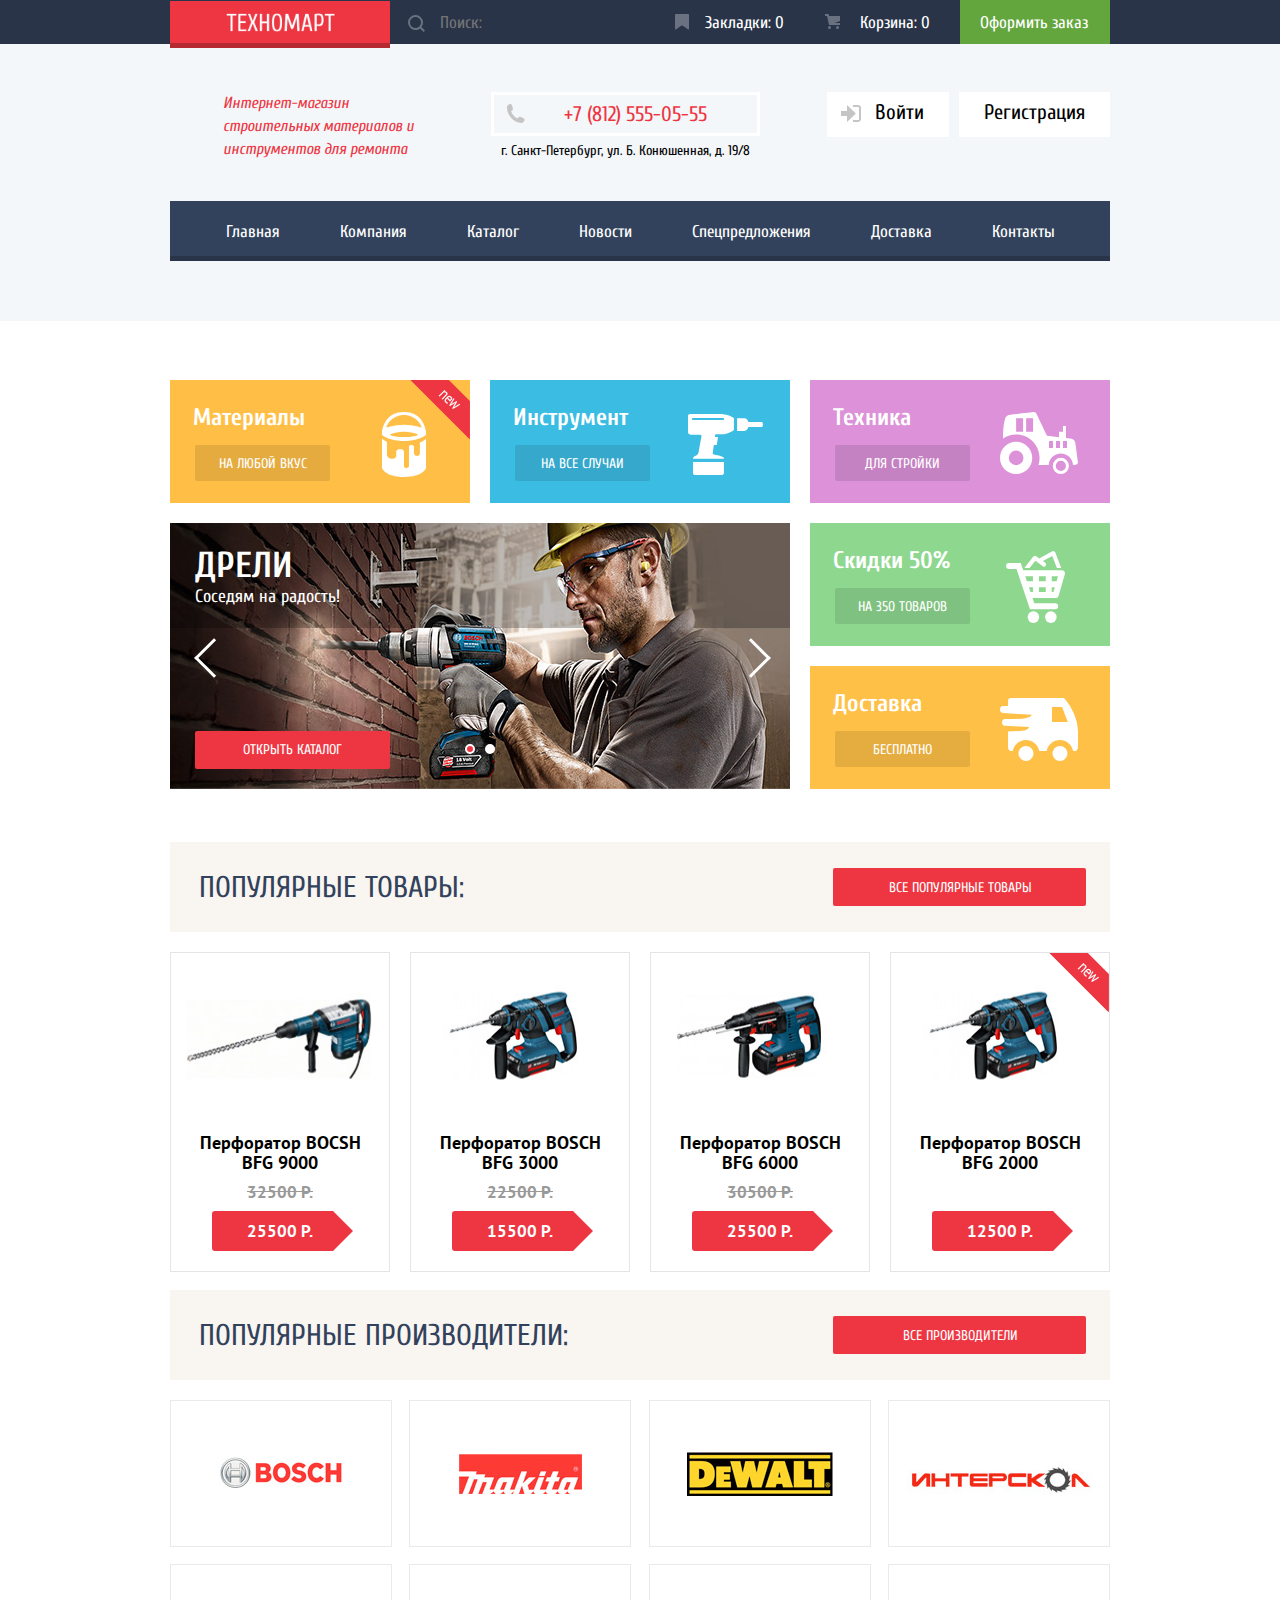
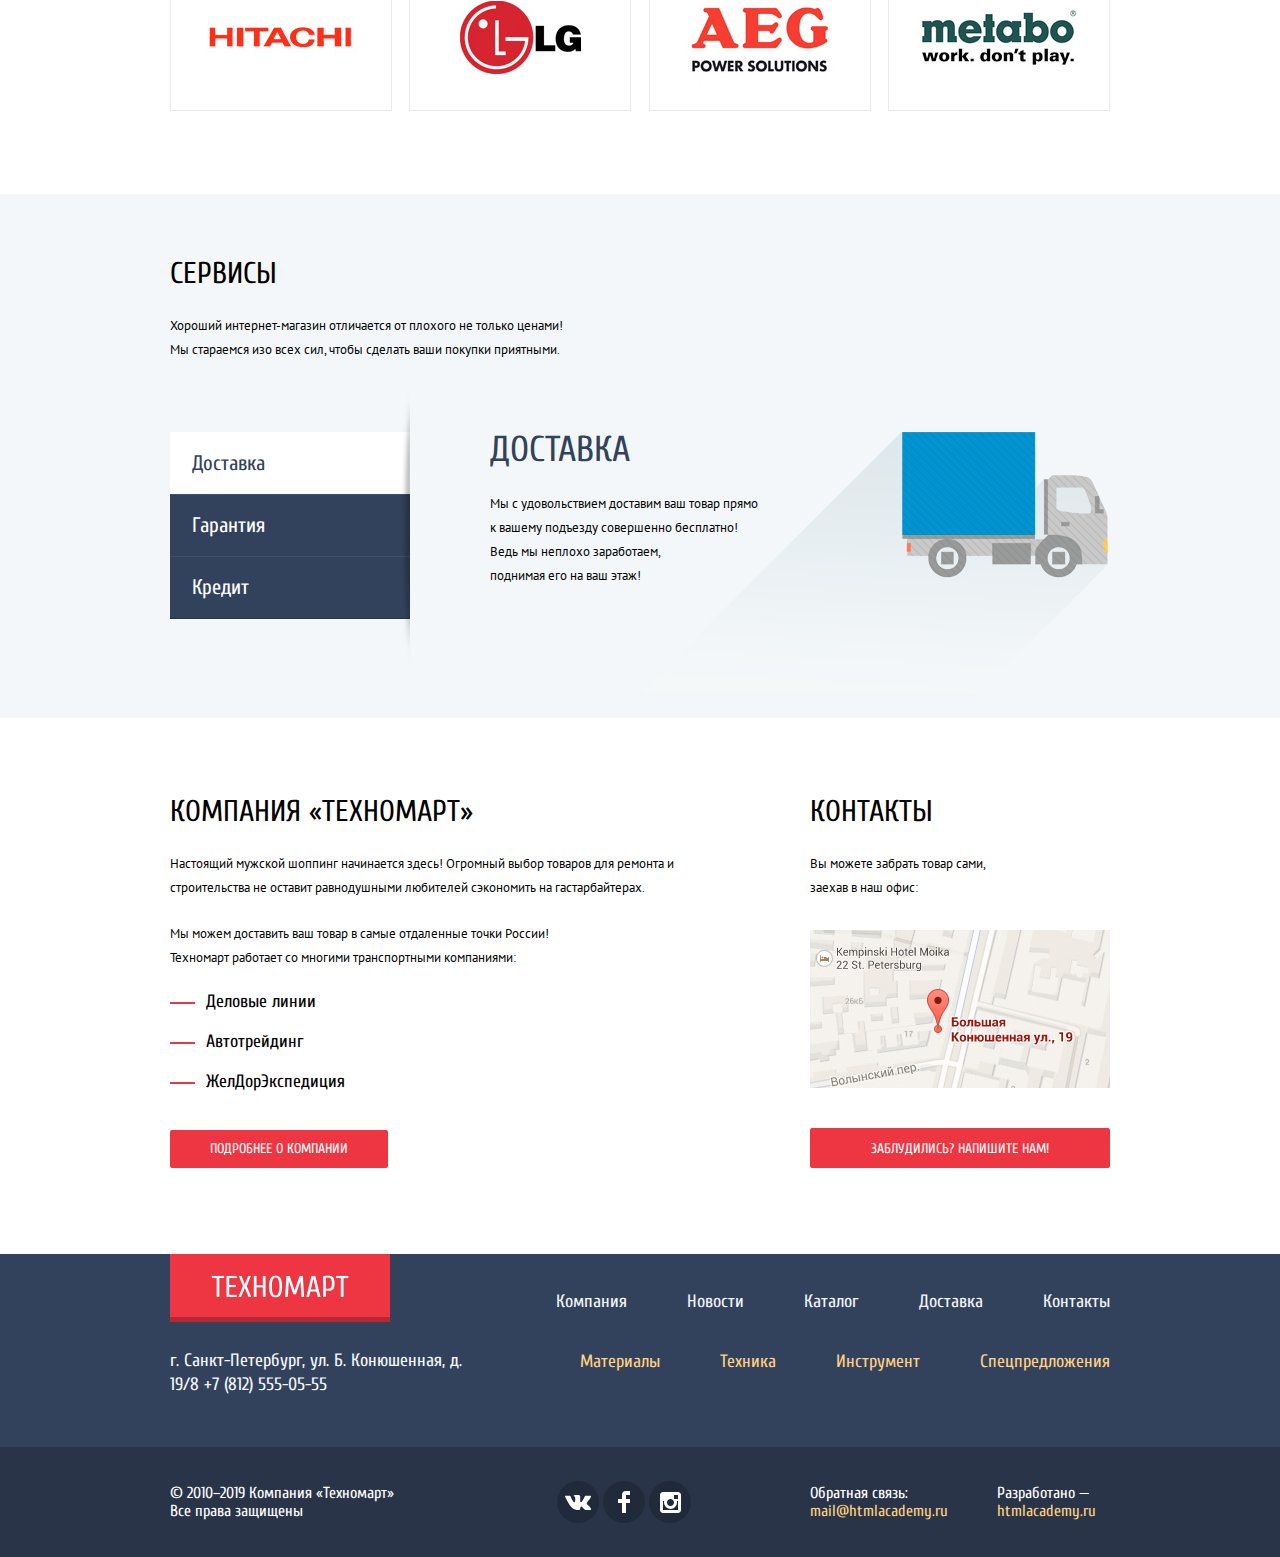
<file: index.html>
<!DOCTYPE html>
<html lang="ru">

<head>
  <meta charset="utf-8" />
  <title>Техномарт: инструменты для ремонта</title>
  <link href="https://fonts.googleapis.com/css?family=PT+Sans:400,700&subset=cyrillic-ext,cyrillic" rel="stylesheet">
  <link href="https://fonts.googleapis.com/css?family=Cuprum:400,400i,700,700i&display=swap&subset=cyrillic"
    rel="stylesheet">
  <link rel="stylesheet" href="css/normalize.css">
  <link rel="stylesheet" href="css/style-min.css">
</head>

<body class="main-page">
  <header class="main-header">
    <div class="header-background">
      <div class="top-menu container">
        <a class="header-logo">
          <img src="img/logo.png" width="109" height="19" alt="Логотип интернет-магазина Техномарт" />
        </a>
        <!--форма поиска-->
        <form class="search" action="https://echo.htmlacademy.ru" method="get">
          <label for="search" class="visually-hidden">Поиск:</label>
          <input id="search" type="text" placeholder="Поиск:" class="search-input">
          <svg xmlns="http://www.w3.org/2000/svg" width="17" height="17" viewbox="0 0 17 17">
            <path fill="#ffffff"
              d="M17 15.586l-3.542-3.542A7.465 7.465 0 0 0 15 7.5 7.5 7.5 0 1 0 7.5 15c1.71 0 3.282-.579 4.544-1.542L15.586 17 17 15.586zM2 7.5C2 4.467 4.467 2 7.5 2 10.532 2 13 4.467 13 7.5c0 3.032-2.468 5.5-5.5 5.5A5.506 5.506 0 0 1 2 7.5z" />
          </svg>
        </form>
        <div class="top-menu-links">
          <a href="#" class="bookmarks">
            <svg xmlns="http://www.w3.org/2000/svg" width="14" height="16" viewbox="0 0 14 16">
              <path fill="#ffffff"
                d="M14 15c0 .55-.368.741-.818.426l-5.363-3.765c-.45-.315-1.187-.315-1.637 0L.818 15.426C.368 15.741 0 15.55 0 15V1c0-.55.45-1 1-1h12c.55 0 1 .45 1 1v14z" />
            </svg>
            Закладки: 0</a>
          <a href="#" class="shopping-cart">
            <svg xmlns="http://www.w3.org/2000/svg" width="15" height="15" viewbox="0 0 15 15">
              <circle fill="#ffffff" cx="4.5" cy="13.5" r="1.5" />
              <circle fill="#ffffff" cx="12.5" cy="13.5" r="1.5" />
              <path fill="#ffffff" d="M15 2H4.07l-.422-2H0v2h2.031l1.985 9H15V9H9.441L15 6.951z" />
            </svg>
            Корзина: 0</a>
          <a href="#" class="order">Оформить заказ</a>
        </div>
      </div>
    </div>

    <nav class="main-navigation container">
      <div class="header-info">
        <h1 class="headline">
          Интернет-магазин строительных материалов и инструментов для ремонта
        </h1>
        <p class="header-contact">

          <a href="tel:+78125550555" class="phone"><svg xmlns="http://www.w3.org/2000/svg" width="19" height="19"
              viewbox="0 0 19 19">
              <path fill="#c5c5c5"
                d="M15.572 18.985h-.941c-4.129-.488-7.157-2.408-9.359-4.864C3.062 11.66 1.318 8.492.978 4.228V3.084c.078-.774.459-1.304.898-1.757C2.425.766 3.25.044 4.002.019c.554-.018 1.5.38 1.879.899.329.446.504 1.339.656 2.003.154.671.505 1.643.408 2.289-.148 1.007-1.487 1.434-1.879 2.166 1.307 3.135 3.443 5.439 6.293 7.031.715-.392 1.346-1.572 2.332-1.595.359-.009.818.178 1.184.286.402.121.75.275 1.104.408.596.224 1.648.521 2.004 1.021.365.513.57 1.356.49 1.879-.164 1.041-1.879 2.197-2.901 2.579z" />
            </svg>+7 (812) 555-05-55</a>
          <span>г. Санкт-Петербург, ул. Б. Конюшенная, д. 19/8</span>
        </p>
        <div class="user-navigation">
          <a class="login-link" href="#">
            <svg xmlns="http://www.w3.org/2000/svg" width="20" height="17" viewbox="0 0 20 17">
              <path fill="#32425C" d="M14.875 8.5L6 0v6H0v5h6v6z" />
              <path fill="#32425C"
                d="M16.986 15.01h-5.027V17h5.027c2.178 0 3.004-1.81 3.029-3.026V3.028C19.99 1.811 19.164 0 16.986 0h-5.027v1.99h5.027c.839 0 .992.681 1.01 1.057v10.904c-.017.376-.171 1.059-1.01 1.059z" />
            </svg>
            Войти</a>
          <a class="registration-link" href="#">Регистрация</a>
        </div>
      </div>
      <ul class="site-navigation">
        <li class="site-navigation-current"><a href="index.html">Главная</a></li>
        <li><a href="about.html">Компания</a></li>
        <li><a href="catalog.html">Каталог</a></li>
        <li><a href="news.html">Новости</a></li>
        <li><a href="special.html">Спецпредложения</a></li>
        <li><a href="delivery.html">Доставка</a></li>
        <li><a href="contacts.html">Контакты</a></li>
      </ul>
    </nav>
  </header>
  <main class=" main ">
    <section class="promo container">
      <ul class="promo-top">
        <li class="promo-materials">
          <div class="flag flag-new">новинка</div>
          Материалы
          <a href="#" class="promo-button">На любой вкус</a>
        </li>
        <li class="promo-instrument">Инструмент
          <a href="#" class="promo-button">На все случаи</a>
        </li>
        <li class="promo-technic">Техника
          <a href="#" class="promo-button">Для стройки</a>
        </li>
      </ul>
      <div class="promo-bottom">


        <!-- Slider -->


        <div class="promo-slider">
          <div class="slider-control">
            <input type="radio" id="btn-1" name="toggle" checked>
            <input type="radio" id="btn-2" name="toggle">
            <div class="slider-controls">
              <label for="btn-1"></label>
              <label for="btn-2"></label>
            </div>
            <div class="promo-slider-inner">
              <div class="promo-slide">
                <h3>Дрели</h3><span>Соседям на радость!</span>
                <img src="img/slide-image-1.jpg" width="620" height="266" alt="Дрели. Соседям на радость!">
                <a href="#" class="button">Открыть каталог</a>
              </div>
              <div class="promo-slide">
                <h3>Перфораторы</h3> <span>Настоящие мужские игрушки</span>
                <img src="img/slide-image-2.jpg" width="620" height="266" alt="Перфораторы. Настоящие мужские игрушки">
                <a href="#" class="button">Открыть каталог</a>
              </div>
            </div>
          </div>
        </div>
        <ul class="promo-bottom-right">
          <li class="promo-discount">Скидки 50%
            <a href="#" class="promo-button">На 350 товаров</a>
          </li>
          <li class="promo-delivery">Доставка
            <a href="#" class="promo-button">Бесплатно</a>
          </li>
        </ul>
      </div>
    </section>
    <section class="popular-goods container">
      <div class="popular-goods-header">
        <h2>Популярные товары:</h2>
        <a href="#" class="button">Все популярные товары</a>
      </div>
      <ul class="catalog-list">
        <li class="catalog-item">
          <div class="actions">
            <a href="#" class="buy">Купить</a>
            <a href="#" class="bookmark">В закладки</a>
          </div>
          <a href="catalog-item.html">
            <img src="img/product-3.jpg" width="218" height="170" alt="Перфоратор BOSCH BFG 9000" />
            <h3>
              Перфоратор BOCSH BFG 9000
            </h3>
            <div class="catalog-item-oldprice">32500 Р.</div>
            <div class="catalog-item-price">25500 Р.</div>
          </a>
        </li>
        <li class="catalog-item">
          <div class="actions">
            <a href="#" class="buy">Купить</a>
            <a href="#" class="bookmark">В закладки</a>
          </div>
          <a href="catalog-item.html">
            <img src="img/product-1.jpg" width="218" height="170" alt="Перфоратор BOSCH BFG 3000" />
            <h3>
              Перфоратор BOSCH BFG 3000
            </h3>
            <div class="catalog-item-oldprice ">22500 Р.</div>
            <div class="catalog-item-price">15500 Р.</div>
          </a>
        </li>
        <li class="catalog-item">

          <div class="actions">
            <a href="#" class="buy">Купить</a>
            <a href="#" class="bookmark">В закладки</a>
          </div>
          <a href="catalog-item.html">
            <img src="img/product-2.jpg" width="218" height="170" alt="Перфоратор BOSCH BFG 6000" />
            <h3>
              Перфоратор BOSCH BFG 6000
            </h3>
            <div class="catalog-item-oldprice ">30500 Р.</div>
            <div class="catalog-item-price">25500 Р.</div>
          </a>
        </li>
        <li class="catalog-item">
          <div class="flag flag-new">новинка</div>
          <div class="actions">
            <a href="#" class="buy">Купить</a>
            <a href="#" class="bookmark">В закладки</a>
          </div>
          <a href="catalog-item.html">
            <img src="img/product-1.jpg" width="218" height="170" alt="Перфоратор BOSCH BFG 2000" />
            <h3>
              Перфоратор BOSCH BFG 2000
            </h3>
            <div class="catalog-item-oldprice hidden">22500 Р.</div>
            <div class="catalog-item-price">12500 Р.</div>
          </a>
        </li>
      </ul>
    </section>


    <section class="popular-brands container">
      <div class="popular-brands-header">
        <h2>Популярные производители:</h2>
        <a href="#" class="button">Все производители</a>
      </div>

      <ul class="popular-brands-list">
        <li><a href="#" aria-label="Bosh"><img src="img/bosch.jpg" width="126" height="37" alt="Bosh"></a></li>
        <li><a href="#" aria-label="Makita"><img src="img/makita.jpg" width="123" height="40" alt="Makita"></a></li>
        <li><a href="#" aria-label="DeWalt"><img src="img/dewalt.jpg" width="146" height="44" alt="DeWalt"></a></li>
        <li><a href="#" aria-label="Интерскол"><img src="img/interskol.jpg" width="200" height="88" alt="Интерскол"></a>
        </li>
        <li><a href="#" aria-label="Hitachi"><img src="img/hitachi.jpg" width="169" height="31" alt="Hitachi"></a></li>
        <li><a href="#" aria-label="LG"><img src="img/lg.jpg" width="121" height="73" alt="LG"></a></li>
        <li><a href="#" aria-label="AEG"><img src="img/aeg.jpg" width="151" height="96" alt="AEG"></a></li>
        <li><a href="#" aria-label="Metabo"><img src="img/metabo.jpg" width="204" height="69" alt="Metabo"></a></li>
      </ul>

    </section>
    <section class="services">
      <div class="services-inner container">
        <h2>Сервисы</h2>
        <p class="services-top">Хороший интернет-магазин отличается от плохого не только ценами! Мы стараемся изо всех
          сил, чтобы сделать ваши покупки приятными.</p>
        <div class="tabs-container">
          <div class="tab">
            <button class="tablinks" onclick="openService(event, 'delivery')" id="default">Доставка</button>
            <button class="tablinks" onclick="openService(event, 'guarantee')">Гарантия</button>
            <button class="tablinks" onclick="openService(event, 'credit')">Кредит</button>
          </div>
          <div id="delivery" class="tabcontent">
            <h3>Доставка</h3>
            <p>Мы с удовольствием доставим ваш товар прямо <br> к вашему подъезду совершенно бесплатно!</p>
            <p> Ведь мы неплохо заработаем, <br> поднимая его на ваш этаж!<img src="img/delivery.png" width="468" height="261" alt="Доставка">
            </p>
          </div>
          <div id="guarantee" class="tabcontent">
            <h3>Гарантия</h3>
            <p>
              Если купленный у нас товар поломается или заискрит,<br> а также в случае пожара, спровоцированного его
              возгаранием, вы всегда можете быть уверены в нашей гарантии. Мы обменяем сгоревший товар на новый.<br> Дом
              уж
              восстановите как-нибудь сами.<img src="img/guarantee.png" width="389" height="283" alt="Гарантия"></p>
          </div>
          <div id="credit" class="tabcontent">
            <h3>Кредит</h3>
            <p>
              Залезть в долговую яму стало проще!<br> Кредитные консультанты придут вам на помощь.<img
                src="img/credit.png" width="465" height="285" alt="Кредит"></p>
          </div>
        </div>
      </div>
    </section>
    <div class="company-info container">
      <section class="about-company">
        <h2>Компания «Техномарт»</h2>
        <p>Настоящий мужской шоппинг начинается здесь! Огромный выбор товаров для ремонта и строительства не оставит
          равнодушными любителей сэкономить на гастарбайтерах.</p>
        <div class="delivery">
          <p>
            Мы можем доставить ваш товар в самые отдаленные точки России!
            Техномарт работает со многими транспортными компаниями:
          </p>
          <ul class="transport-company">
            <li>Деловые линии</li>
            <li>Автотрейдинг</li>
            <li>ЖелДорЭкспедиция</li>
          </ul>
        </div>
        <a href="about.html" class="button">Подробнее о компании</a>
      </section>
      <section class="main-contact">
        <h2>Контакты</h2>
        <p>Вы можете забрать товар сами,<br> заехав в наш офис:</p>
        <a href="map.html" class="map"><img src="img/map.jpg" width="300" height="158" alt="Мы на карте" /></a>
        <a href="feedback.html" class="button feedback-button">Заблудились? Напишите нам!</a>
      </section>
    </div>
  </main>
  <footer class="main-footer">
    <div class="footer-menu footer-nav-back container">
      <div class="footer-contacts">
        <a class="footer-logo" href="index.html">
          <img src="img/logo.png" width="138" height="23" alt="Логотип интернет-магазина Техномарт" />
        </a>
        <p class="contacts">
          г. Санкт-Петербург, ул. Б. Конюшенная, д. 19/8
          +7 (812) 555-05-55
        </p>
      </div>
      <div class="footer-navigation">
        <ul class="footer-navigation-top">
          <li><a href="#">Компания</a></li>
          <li><a href="#">Новости</a></li>
          <li><a href="catalog.html">Каталог</a></li>
          <li><a href="#">Доставка</a></li>
          <li><a href="#">Контакты</a></li>
        </ul>
        <ul class="footer-navigation-bottom">
          <li><a href="#">Материалы</a></li>
          <li><a href="#">Техника</a></li>
          <li><a href="#">Инструмент</a></li>
          <li><a href="#">Спецпредложения</a>
          </li>

        </ul>
      </div>
    </div>
    <div class="footer-bottom footer-contacts-back ">
      <div class="container">
        <p class="copyright">
          &copy; 2010–2019 Компания «Техномарт»<br />
          Все права защищены
        </p>
        <ul class="footer-social">
          <li><a class="social-button" href="#"><svg xmlns="http://www.w3.org/2000/svg" width="26" height="15"
                viewbox="0 0 26 15">
                <path fill="#FFF"
                  d="M16.138 11.51c.956-.309 2.18 2.04 3.483 2.939.978.681 1.727.534 1.727.534l3.473-.05s1.815-.112.957-1.554c-.071-.12-.503-1.069-2.585-3.022-2.177-2.043-1.882-1.712.739-5.244 1.597-2.153 2.236-3.468 2.036-4.028-.192-.539-1.365-.399-1.365-.399L20.69.713c-.381.001-.704.119-.851.515-.003.004-.621 1.666-1.445 3.079-1.741 2.989-2.436 3.148-2.724 2.961-.661-.433-.494-1.737-.494-2.664 0-2.897.432-4.105-.846-4.417-.427-.104-.739-.172-1.828-.182-1.392-.021-2.574 0-3.244.329-.445.223-.786.712-.579.74.26.035.843.16 1.155.586.401.552.389 1.789.389 1.789s.229 3.411-.54 3.834c-.528.29-1.25-.302-2.803-3.016-.793-1.388-1.392-2.922-1.392-2.922s-.116-.285-.326-.441c-.25-.185-.6-.244-.6-.244L.848.684S.29.7.085.946c-.182.218-.015.668-.015.668s2.909 6.881 6.203 10.347c3.02 3.182 6.452 2.971 6.452 2.971h1.555s.469-.054.709-.312c.224-.24.214-.691.214-.691s-.031-2.109.935-2.419z" />
              </svg><span class="visually-hidden">Вконтакте</span></a></li>
          <li><a class="social-button" href="#"><svg xmlns="http://www.w3.org/2000/svg" width="12" height="22"
                viewbox="0 0 12 22">
                <path fill="#FFF" d="M12 4V0H8a4 4 0 0 0-4 4v4H0v4h4v10h4V12h4V8H8V4h4z" />
              </svg>
              <span class="visually-hidden">Фейсбук</span></a></li>
          <li><a class="social-button" href="#"><svg xmlns="http://www.w3.org/2000/svg" width="21" height="21"
                viewbox="0 0 21 21">
                <path fill="#FFF"
                  d="M18 0H3C1.35 0 0 1.35 0 3v15c0 1.65 1.35 3 3 3h15c1.65 0 3-1.35 3-3V3c0-1.65-1.35-3-3-3zm-7.5 7c1.93 0 3.5 1.57 3.5 3.5S12.43 14 10.5 14 7 12.43 7 10.5 8.57 7 10.5 7zM18 18H3V9h1.181A6.504 6.504 0 0 0 4 10.5a6.5 6.5 0 1 0 13 0 6.45 6.45 0 0 0-.181-1.5H18v9zm0-11h-4V3h4v4z" />
              </svg>
              <span class="visually-hidden">Инстаграм</span></a></li>
        </ul>
        <div class="feedback">
          <p class="mail">
            Обратная связь:
            <a href="mailto:mail@htmlacademy.ru">mail@htmlacademy.ru </a>
          </p>
          <p class="developed">
            Разработано &mdash;
            <a href="https://htmlacademy.ru/intensive/htmlcss">htmlacademy.ru</a>
          </p>
        </div>
      </div>
    </div>
  </footer>

  <section class="modal modal-feedback">
    <h2 class="visually-hidden">Напишите нам:</h2>
    <!--форма отправки сообщения-->
    <form action="https://echo.htmlacademy.ru" method="post" class="feedback-form">
      <div class="row modal-feedback-container">
        <div class="modal-feedback-group name">
          <label for="name">Ваше имя:</label>
          <input id="name" type="text" name="names" placeholder="Имя Фамилия" required>
        </div>

        <div class="modal-feedback-group email">
          <label for="email">Ваш e-mail:</label>
          <input type="text" name="email" id="email" placeholder="email@example.com" required>
        </div>
      </div>
      <div class="modal-feedback-group modal-feedback-container message">
        <label for="message">Текст письма:</label>
        <textarea id="message" name="message" placeholder="В свободной форме" required></textarea>
      </div>
      <div class="submit">
        <button type="submit" class="button-submit modal-feedback-container">Отправить</button>
      </div>
    </form>
    <button type="button" class="modal-close">Закрыть</button>
  </section>
  <!--Наш адрес на карте-->
  <section class="modal modal-map">
    <h2 class="visually-hidden">Как до нас добраться</h2>
    <iframe
      src="https://yandex.ru/map-widget/v1/?um=constructor%3A154fc89496a2dda67f94af181ea68255f138aaa7aed906701ffe4db8af1f98ad&amp;source=constructor"
      width="940" height="446"></iframe>

    <button type="button" class="modal-close">Закрыть</button>
  </section>
  <section class="modal modal-back ">
    <div class="modal-back-container">
      <h2>Товар добавлен в корзину!</h2>
    </div>

    <div class="modal-order-buttons">
      <div class="modal-back-container">
        <a href="#" class="button">Оформить заказ</a>
        <a href="#" class="white-button">Продолжить покупки</a>
      </div>
    </div>

    <button type="button" class="modal-close">Закрыть</button>
  </section>
  <script src="js/script-min.js"></script>
</body>

</html>
</file>
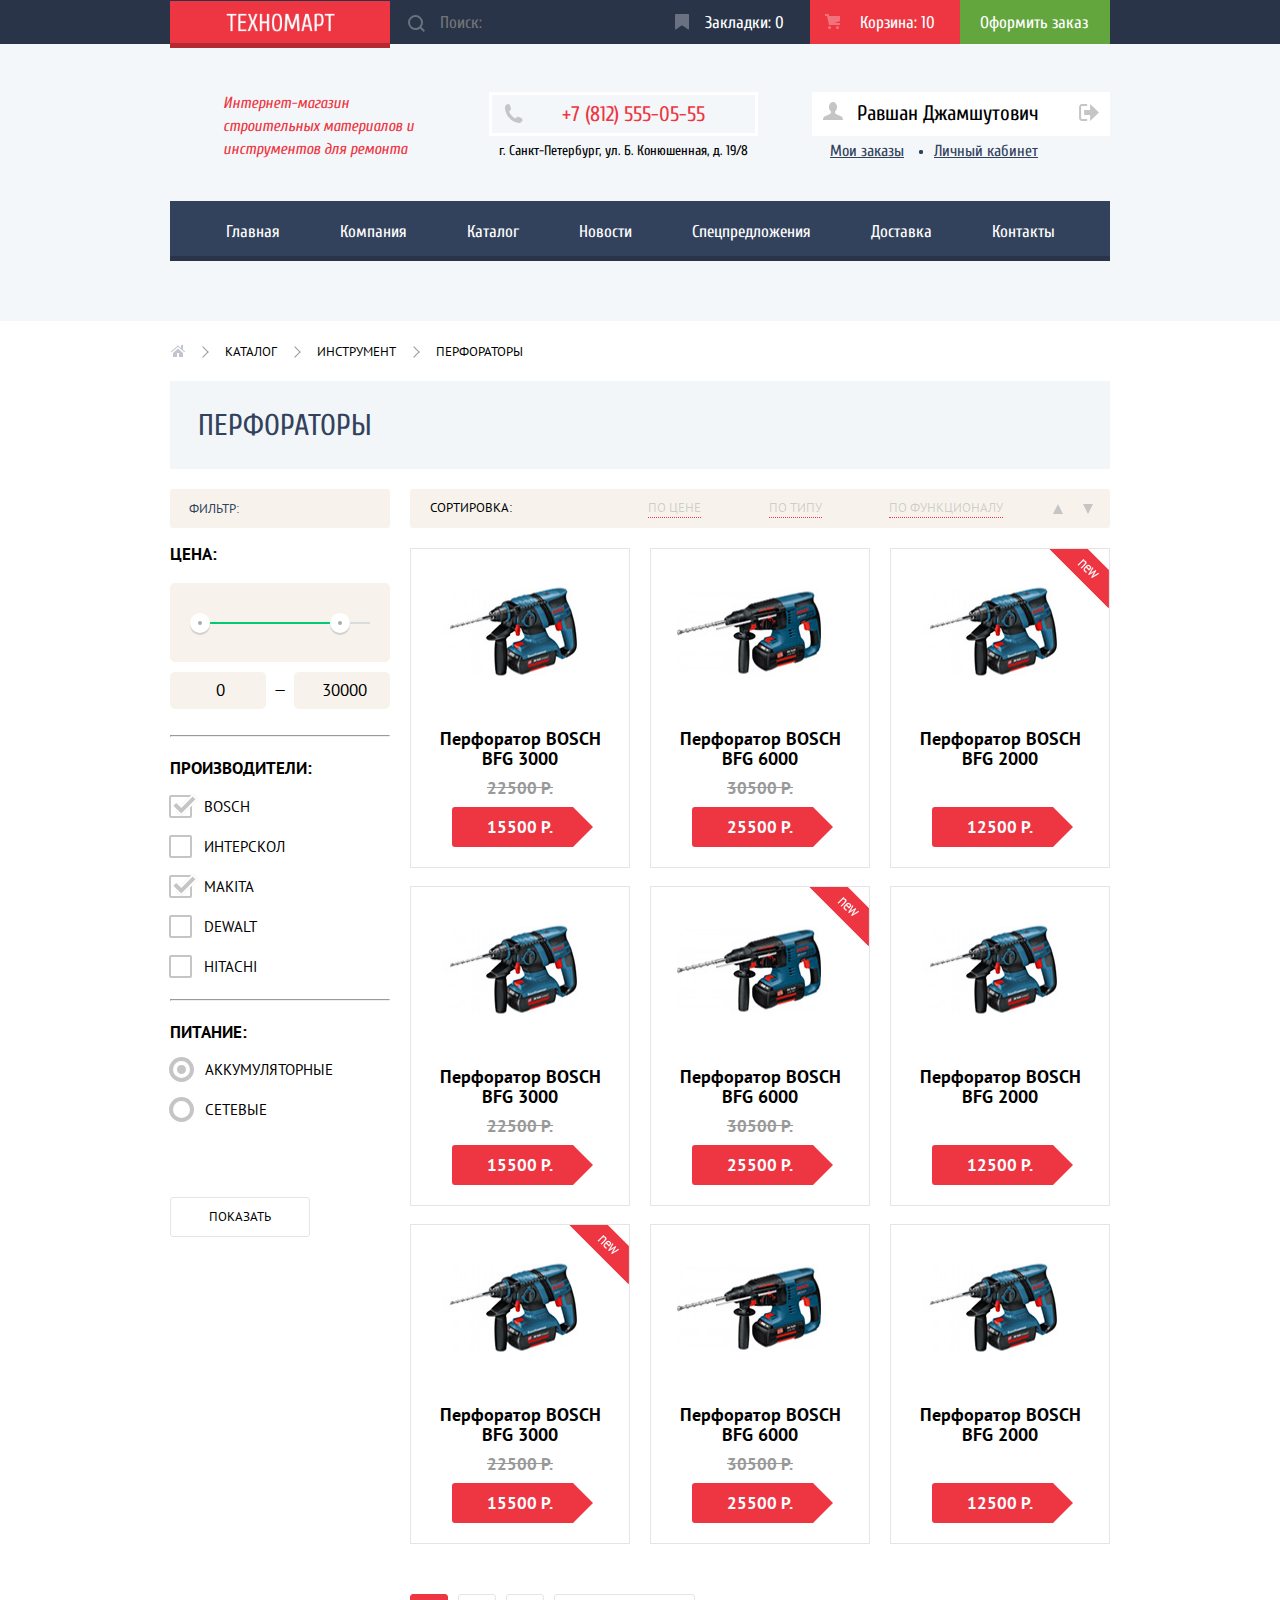
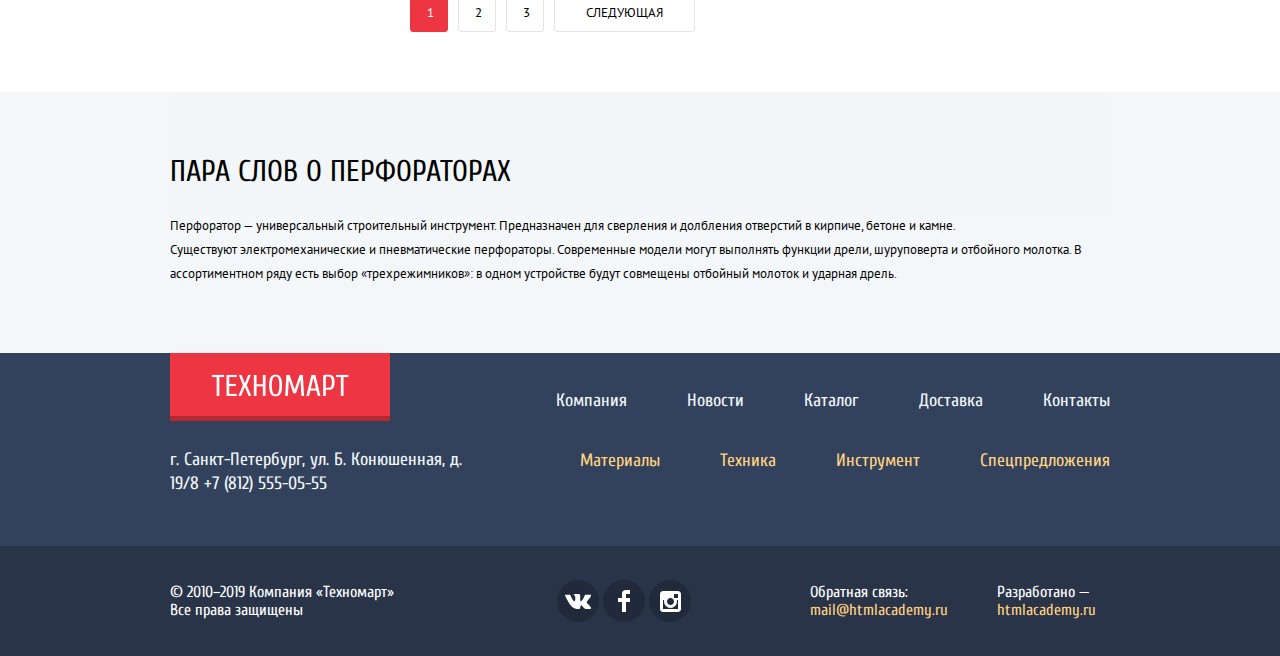
<file: catalog.html>
<!DOCTYPE html>
<html lang="ru">

<head>
  <meta charset="utf-8" />
  <title>Техномарт: перфораторы</title>
  <link href="https://fonts.googleapis.com/css?family=PT+Sans:400,700&subset=cyrillic-ext,cyrillic" rel="stylesheet">
  <link href="https://fonts.googleapis.com/css?family=Cuprum:400,400i,700,700i&display=swap&subset=cyrillic"
    rel="stylesheet">
  <link rel="stylesheet" href="css/normalize.css">
  <link rel="stylesheet" href="css/style-min.css">
</head>

<body class="inner">
  <header class="main-header">
    <div class="header-background">
      <div class="top-menu container">
        <a href="index.html" class="header-logo">
          <img src="img/logo.png" width="109" height="19" alt="Логотип интернет-магазина Техномарт" />
        </a>
        <!--форма поиска-->
        <form class="search" action="https://echo.htmlacademy.ru" method="get">
          <label for="search" class="visually-hidden">Поиск:</label>
          <input id="search" type="text" placeholder="Поиск:" class="search-input">
          <svg xmlns="http://www.w3.org/2000/svg" width="17" height="17" viewbox="0 0 17 17">
            <path fill="#ffffff"
              d="M17 15.586l-3.542-3.542A7.465 7.465 0 0 0 15 7.5 7.5 7.5 0 1 0 7.5 15c1.71 0 3.282-.579 4.544-1.542L15.586 17 17 15.586zM2 7.5C2 4.467 4.467 2 7.5 2 10.532 2 13 4.467 13 7.5c0 3.032-2.468 5.5-5.5 5.5A5.506 5.506 0 0 1 2 7.5z" />
          </svg>
        </form>
        <div class="top-menu-links">
          <a href="#" class="bookmarks">
            <svg xmlns="http://www.w3.org/2000/svg" width="14" height="16" viewbox="0 0 14 16">
              <path fill="#ffffff"
                d="M14 15c0 .55-.368.741-.818.426l-5.363-3.765c-.45-.315-1.187-.315-1.637 0L.818 15.426C.368 15.741 0 15.55 0 15V1c0-.55.45-1 1-1h12c.55 0 1 .45 1 1v14z" />
            </svg>
            Закладки: 0</a>
          <a href="#" class="shopping-cart not-empty">
            <svg xmlns="http://www.w3.org/2000/svg" width="15" height="15" viewbox="0 0 15 15">
              <circle fill="#ffffff" cx="4.5" cy="13.5" r="1.5" />
              <circle fill="#ffffff" cx="12.5" cy="13.5" r="1.5" />
              <path fill="#ffffff" d="M15 2H4.07l-.422-2H0v2h2.031l1.985 9H15V9H9.441L15 6.951z" />
            </svg>
            Корзина: 10</a>
          <a href="#" class="order">Оформить заказ</a>
        </div>
      </div>
    </div>
    <nav class="main-navigation container">
      <div class="header-info">
        <p class="headline">
          Интернет-магазин строительных материалов и инструментов для ремонта
        </p>
        <p class="header-contact">

          <a href="tel:+78125550555" class="phone"><svg xmlns="http://www.w3.org/2000/svg" width="19" height="19"
              viewbox="0 0 19 19">
              <path fill="#c5c5c5"
                d="M15.572 18.985h-.941c-4.129-.488-7.157-2.408-9.359-4.864C3.062 11.66 1.318 8.492.978 4.228V3.084c.078-.774.459-1.304.898-1.757C2.425.766 3.25.044 4.002.019c.554-.018 1.5.38 1.879.899.329.446.504 1.339.656 2.003.154.671.505 1.643.408 2.289-.148 1.007-1.487 1.434-1.879 2.166 1.307 3.135 3.443 5.439 6.293 7.031.715-.392 1.346-1.572 2.332-1.595.359-.009.818.178 1.184.286.402.121.75.275 1.104.408.596.224 1.648.521 2.004 1.021.365.513.57 1.356.49 1.879-.164 1.041-1.879 2.197-2.901 2.579z" />
            </svg>+7 (812) 555-05-55</a>
          <span>г. Санкт-Петербург, ул. Б. Конюшенная, д. 19/8</span>
        </p>
        <div class="user-navigation user-navigation-inner">

          <span class="username"><svg xmlns="http://www.w3.org/2000/svg" width="20" height="18" viewbox="0 0 20 18">
              <path fill="#c5c5c5"
                d="M17.881 14.166c-2.144-.735-4.256-1.666-5.207-2.39-.657-.501-.77-1.618-.517-2.415 1.118-.903 1.864-2.477 1.864-4.278C14.021 2.276 12.221 0 10 0S5.979 2.276 5.979 5.083c0 1.801.746 3.374 1.863 4.277.253.798.141 1.915-.517 2.416-.95.724-3.063 1.654-5.207 2.39S0 18 0 18h20s.025-3.099-2.119-3.834z" />
            </svg>Равшан Джамшутович</span>

          <a href="#" class="logout" aria-label="Выход">
            <svg xmlns="http://www.w3.org/2000/svg" width="21" height="17" viewbox="0 0 21 17">
              <g fill="#c5c5c5">
                <path d="M21 8.5L12.125 0v6h-6v5h6v6z" />
                <path
                  d="M3.106 13.952V3.048c.018-.376.171-1.057 1.01-1.057h5.027V0H4.116C1.938 0 1.112 1.81 1.087 3.027v10.946C1.112 15.189 1.938 17 4.116 17h5.027v-1.99H4.116c-.839 0-.992-.683-1.01-1.058z" />
              </g>
            </svg>
          </a>

          <div class="row-user-navigation">
            <a href="#">Мои заказы</a>
            <a href="#">Личный кабинет</a>
          </div>

        </div>
      </div>
      <ul class="site-navigation">
        <li class="site-navigation-current">
          <a href="index.html">Главная</a>
        </li>
        <li><a href="about.html">Компания</a></li>
        <li><a href="catalog.html">Каталог</a></li>
        <li><a href="news.html">Новости</a></li>
        <li><a href="special.html">Спецпредложения</a></li>
        <li><a href="delivery.html">Доставка</a></li>
        <li><a href="contacts.html">Контакты</a></li>
      </ul>
    </nav>
  </header>
  <main class="main">
    <h1 class="visually-hidden">Каталог</h1>
    <div class="container">
      <ul class="breadcrumbs">
        <li><a href="index.html" aria-label="На главную"><svg xmlns="http://www.w3.org/2000/svg" width="15" height="16"
              viewbox="0 0 15 12">
              <g fill="#c1c6ce">
                <path d="M3 8v4h4V8h2v4h4V8L8 3.516z" />
                <path
                  d="M14.831 6.365L13 4.751V0h-2v2.987L8.332.635c-.02-.017-.043-.023-.064-.037a.465.465 0 0 0-.08-.047.551.551 0 0 0-.095-.024C8.062.521 8.032.515 8 .515c-.031 0-.061.006-.092.012a.46.46 0 0 0-.095.025c-.028.011-.053.029-.08.046-.021.014-.045.02-.064.037l-6.498 5.73a.501.501 0 0 0 .33.875.497.497 0 0 0 .331-.125L8 1.677l6.169 5.438a.501.501 0 0 0 .662-.75z" />
              </g>
            </svg>
          </a></li>
        <li><a href="catalog.html">Каталог</a></li>
        <li><a href="instruments.html">Инструмент</a></li>
        <li><a>Перфораторы</a></li>
      </ul>
      <h2>Перфораторы</h2>
      <div class="main-content">
        <section class="filters">

          <!--форма фильтра товаров-->
          <form action="https://echo.htmlacademy.ru" method="get" class="form">
            <h2 class="filter-header">Фильтр:</h2>
            <fieldset class="filter-item">
              <legend>Цена:</legend>
              <div class="range-filter">
                <div class="range-controls">
                  <div class="scale">
                    <div class="bar"></div>
                  </div>
                  <div class="toggle toggle-min"></div>
                  <div class="toggle toggle-max"></div>
                </div>
                <div class="price-controls">
                  <label class="min-price"><input type="text" name="min-price" value="0"></label>
                  <span>&mdash;</span>
                  <label class="max-price"><input type="text" name="max-price" value="30000"></label>
                </div>
              </div>
            </fieldset>
            <hr>
            <fieldset class="brand-item">
              <legend>Производители:</legend>
              <ul class="brands">
                <li><label><input type="checkbox" name="Bosch" class="visually-hidden" checked><span
                      class="checkbox-indicator"></span>Bosch</label></li>
                <li><label><input type="checkbox" name="Interscol" class="visually-hidden"><span
                      class="checkbox-indicator"></span>Интерскол</label></li>
                <li><label><input type="checkbox" name="Makita" class="visually-hidden" checked><span
                      class="checkbox-indicator"></span>Makita</label></li>
                <li><label><input type="checkbox" name="DeWalt" class="visually-hidden">DeWalt<span
                      class="checkbox-indicator"></span></label></li>
                <li><label><input type="checkbox" name="Hitachi" class="visually-hidden">Hitachi<span
                      class="checkbox-indicator"></span></label></li>
              </ul>
            </fieldset>
            <hr>
            <fieldset>
              <legend>Питание:</legend>
              <ul class="is-wired">
                <li><label><input type="radio" name="power" value="cordless" class="visually-hidden" checked><span
                      class="radio-indicator"></span>Аккумуляторные</label></li>
                <li><label><input type="radio" name="power" value="wire" class="visually-hidden"><span
                      class="radio-indicator"></span>Сетевые</label></li>
              </ul>
            </fieldset>
            <button type="submit" class="filter-button">Показать</button>
          </form>
        </section>
        <section class="catalog">
          <h2 class="visually-hidden">Список перфораторов</h2>

          <div class="sort">
            <span>Сортировка:</span>
            <ul class="sort-by">

              <li><a href="#">По цене</a></li>
              <li><a href="#">По типу</a></li>
              <li><a href="#">По функционалу</a></li>
            </ul>
            <ul class="sort-indicator">
              <li><a href="#" class="sequence-up"><span class="visually-hidden">По возрастанию</span></a></li>
              <li><a href="#" class="sequence-down"><span class="visually-hidden"> По убыванию</span></a></li>
            </ul>
          </div>
          <ul class="catalog-list">
            <li class="catalog-item">
              <div class="actions">
                <a href="#" class="buy">Купить</a>
                <a href="#" class="bookmark">В закладки</a>
              </div>
              <a href="catalog-item.html">
                <img src="img/product-1.jpg" width="218" height="170" alt="Перфоратор BOSCH BFG 3000" />
                <h3>
                  Перфоратор BOSCH BFG 3000
                </h3>
                <div class="catalog-item-oldprice ">22500 Р.</div>
                <div class="catalog-item-price">15500 Р.</div>
              </a>
            </li>
            <li class="catalog-item">
              <div class="actions">
                <a href="#" class="buy">Купить</a>
                <a href="#" class="bookmark">В закладки</a>
              </div>
              <a href="catalog-item.html">
                <img src="img/product-2.jpg" width="218" height="170" alt="Перфоратор BOSCH BFG 6000" />
                <h3>
                  Перфоратор BOSCH BFG 6000
                </h3>
                <div class="catalog-item-oldprice">30500 Р.</div>
                <div class="catalog-item-price">25500 Р.</div>
              </a>
            </li>
            <li class="catalog-item">
              <div class="flag flag-new">новинка</div>
              <div class="actions">
                <a href="#" class="buy">Купить</a>
                <a href="#" class="bookmark">В закладки</a>
              </div>
              <a href="catalog-item.html">
                <img src="img/product-1.jpg" width="218" height="170" alt="Перфоратор BOSCH BFG 2000" />
                <h3>
                  Перфоратор BOSCH BFG 2000
                </h3>
                <div class="catalog-item-oldprice hidden">22500 Р.</div>
                <div class="catalog-item-price">12500 Р.</div>
              </a>
            </li>
            <li class="catalog-item">
              <div class="actions">
                <a href="#" class="buy">Купить</a>
                <a href="#" class="bookmark">В закладки</a>
              </div>
              <a href="catalog-item.html">
                <img src="img/product-1.jpg" width="218" height="170" alt="Перфоратор BOSCH BFG 3000" />
                <h3>
                  Перфоратор BOSCH BFG 3000
                </h3>
                <div class="catalog-item-oldprice ">22500 Р.</div>
                <div class="catalog-item-price">15500 Р.</div>
              </a>
            </li>
            <li class="catalog-item">
              <div class="flag flag-new">новинка</div>
              <div class="actions">
                <a href="#" class="buy">Купить</a>
                <a href="#" class="bookmark">В закладки</a>
              </div>
              <a href="catalog-item.html">
                <img src="img/product-2.jpg" width="218" height="170" alt="Перфоратор BOSCH BFG 6000" />
                <h3>
                  Перфоратор BOSCH BFG 6000
                </h3>
                <div class="catalog-item-oldprice ">30500 Р.</div>
                <div class="catalog-item-price">25500 Р.</div>
              </a>
            </li>
            <li class="catalog-item">
              <div class="actions">
                <a href="#" class="buy">Купить</a>
                <a href="#" class="bookmark">В закладки</a>
              </div>
              <a href="catalog-item.html">
                <img src="img/product-1.jpg" width="218" height="170" alt="Перфоратор BOSCH BFG 2000" />
                <h3>
                  Перфоратор BOSCH BFG 2000
                </h3>
                <div class="catalog-item-oldprice hidden">22500 Р.</div>
                <div class="catalog-item-price">12500 Р.</div>
              </a>
            </li>
            <li class="catalog-item">
              <div class="flag flag-new">новинка</div>
              <div class="actions">
                <a href="#" class="buy">Купить</a>
                <a href="#" class="bookmark">В закладки</a>
              </div>
              <a href="catalog-item.html">
                <img src="img/product-1.jpg" width="218" height="170" alt="Перфоратор BOSCH BFG 3000" />
                <h3>
                  Перфоратор BOSCH BFG 3000
                </h3>
                <div class="catalog-item-oldprice ">22500 Р.</div>
                <div class="catalog-item-price">15500 Р.</div>
              </a>
            </li>
            <li class="catalog-item">
              <div class="actions">
                <a href="#" class="buy">Купить</a>
                <a href="#" class="bookmark">В закладки</a>
              </div>
              <a href="catalog-item.html">
                <img src="img/product-2.jpg" width="218" height="170" alt="Перфоратор BOSCH BFG 6000" />
                <h3>
                  Перфоратор BOSCH BFG 6000
                </h3>
                <div class="catalog-item-oldprice ">30500 Р.</div>
                <div class="catalog-item-price">25500 Р.</div>
              </a>
            </li>
            <li class="catalog-item">
              <div class="actions">
                <a href="#" class="buy">Купить</a>
                <a href="#" class="bookmark">В закладки</a>
              </div>
              <a href="catalog-item.html">
                <img src="img/product-1.jpg" width="218" height="170" alt="Перфоратор BOSCH BFG 2000" />
                <h3>
                  Перфоратор BOSCH BFG 2000
                </h3>
                <div class="catalog-item-oldprice hidden">22500 Р.</div>
                <div class="catalog-item-price">12500 Р.</div>
              </a>
            </li>
          </ul>
          <ul class="pagination-list">
            <li class="pagination-item  pagination-item-current"><a>1</a></li>
            <li class="pagination-item"><a href="#">2</a></li>
            <li class="pagination-item"><a href="#">3</a></li>
            <li class="pagination-item pagination-next"><a href="#">Следующая</a></li>
          </ul>
        </section>
      </div>
    </div>
    <article class="about-perforators">
      <div class="container">
        <h2>Пара слов о перфораторах</h2>
        <p>Перфоратор — универсальный строительный инструмент. Предназначен для сверления и долбления отверстий в
          кирпиче,
          бетоне и камне.<br>
          Существуют электромеханические и пневматические перфораторы. Современные модели могут выполнять функции дрели,
          шуруповерта и отбойного молотка.
          В ассортиментном ряду есть выбор «трехрежимников»: в одном устройстве будут совмещены отбойный молоток и
          ударная
          дрель.</p>
      </div>
    </article>
  </main>
  <footer class="main-footer">
    <div class="footer-menu footer-nav-back container">
      <div class="footer-contacts">
        <a class="footer-logo" href="index.html">
          <img src="img/logo.png" width="138" height="23" alt="Логотип интернет-магазина Техномарт" />
        </a>
        <p class="contacts">
          г. Санкт-Петербург, ул. Б. Конюшенная, д. 19/8
          +7 (812) 555-05-55
        </p>
      </div>
      <div class="footer-navigation">
        <ul class="footer-navigation-top">
          <li><a href="#">Компания</a></li>
          <li><a href="#">Новости</a></li>
          <li><a href="#">Каталог</a></li>
          <li><a href="#">Доставка</a></li>
          <li><a href="#">Контакты</a></li>
        </ul>
        <ul class="footer-navigation-bottom">
          <li><a href="#">Материалы</a></li>
          <li><a href="#">Техника</a></li>
          <li><a href="#">Инструмент</a></li>
          <li><a href="#">Спецпредложения</a></li>
        </ul>
      </div>
    </div>
    <div class="footer-bottom footer-contacts-back ">
      <div class="container">
        <p class="copyright">
          &copy; 2010–2019 Компания «Техномарт»<br />
          Все права защищены
        </p>
        <ul class="footer-social">
          <li><a class="social-button" href="#"><svg xmlns="http://www.w3.org/2000/svg" width="26" height="15"
                viewbox="0 0 26 15">
                <path fill="#FFF"
                  d="M16.138 11.51c.956-.309 2.18 2.04 3.483 2.939.978.681 1.727.534 1.727.534l3.473-.05s1.815-.112.957-1.554c-.071-.12-.503-1.069-2.585-3.022-2.177-2.043-1.882-1.712.739-5.244 1.597-2.153 2.236-3.468 2.036-4.028-.192-.539-1.365-.399-1.365-.399L20.69.713c-.381.001-.704.119-.851.515-.003.004-.621 1.666-1.445 3.079-1.741 2.989-2.436 3.148-2.724 2.961-.661-.433-.494-1.737-.494-2.664 0-2.897.432-4.105-.846-4.417-.427-.104-.739-.172-1.828-.182-1.392-.021-2.574 0-3.244.329-.445.223-.786.712-.579.74.26.035.843.16 1.155.586.401.552.389 1.789.389 1.789s.229 3.411-.54 3.834c-.528.29-1.25-.302-2.803-3.016-.793-1.388-1.392-2.922-1.392-2.922s-.116-.285-.326-.441c-.25-.185-.6-.244-.6-.244L.848.684S.29.7.085.946c-.182.218-.015.668-.015.668s2.909 6.881 6.203 10.347c3.02 3.182 6.452 2.971 6.452 2.971h1.555s.469-.054.709-.312c.224-.24.214-.691.214-.691s-.031-2.109.935-2.419z" />
              </svg><span class="visually-hidden">Вконтакте</span></a></li>
          <li><a class="social-button" href="#"><svg xmlns="http://www.w3.org/2000/svg" width="12" height="22"
                viewbox="0 0 12 22">
                <path fill="#FFF" d="M12 4V0H8a4 4 0 0 0-4 4v4H0v4h4v10h4V12h4V8H8V4h4z" />
              </svg>
              <span class="visually-hidden">Фейсбук</span></a></li>
          <li><a class="social-button" href="#"><svg xmlns="http://www.w3.org/2000/svg" width="21" height="21"
                viewbox="0 0 21 21">
                <path fill="#FFF"
                  d="M18 0H3C1.35 0 0 1.35 0 3v15c0 1.65 1.35 3 3 3h15c1.65 0 3-1.35 3-3V3c0-1.65-1.35-3-3-3zm-7.5 7c1.93 0 3.5 1.57 3.5 3.5S12.43 14 10.5 14 7 12.43 7 10.5 8.57 7 10.5 7zM18 18H3V9h1.181A6.504 6.504 0 0 0 4 10.5a6.5 6.5 0 1 0 13 0 6.45 6.45 0 0 0-.181-1.5H18v9zm0-11h-4V3h4v4z" />
              </svg>
              <span class="visually-hidden">Инстаграм</span></a></li>
        </ul>
        <div class="feedback">
          <p class="mail">
            Обратная связь:
            <a href="mailto:mail@htmlacademy.ru">mail@htmlacademy.ru </a>
          </p>
          <p class="developed">
            Разработано &mdash;
            <a href="https://htmlacademy.ru/intensive/htmlcss">htmlacademy.ru</a>
          </p>
        </div>
      </div>
    </div>
  </footer>
  <section class="modal modal-back ">
    <div class="modal-back-container">
      <h2>Товар добавлен в корзину!</h2>
    </div>

    <div class="modal-order-buttons">
      <div class="modal-back-container">
        <a href="#" class="button">Оформить заказ</a>
        <a href="#" class="white-button">Продолжить покупки</a>
      </div>
    </div>

    <button type="button" class="modal-close">Закрыть</button>
  </section>
  <script src="js/catalog-min.js"></script>
</body>

</html>
</file>
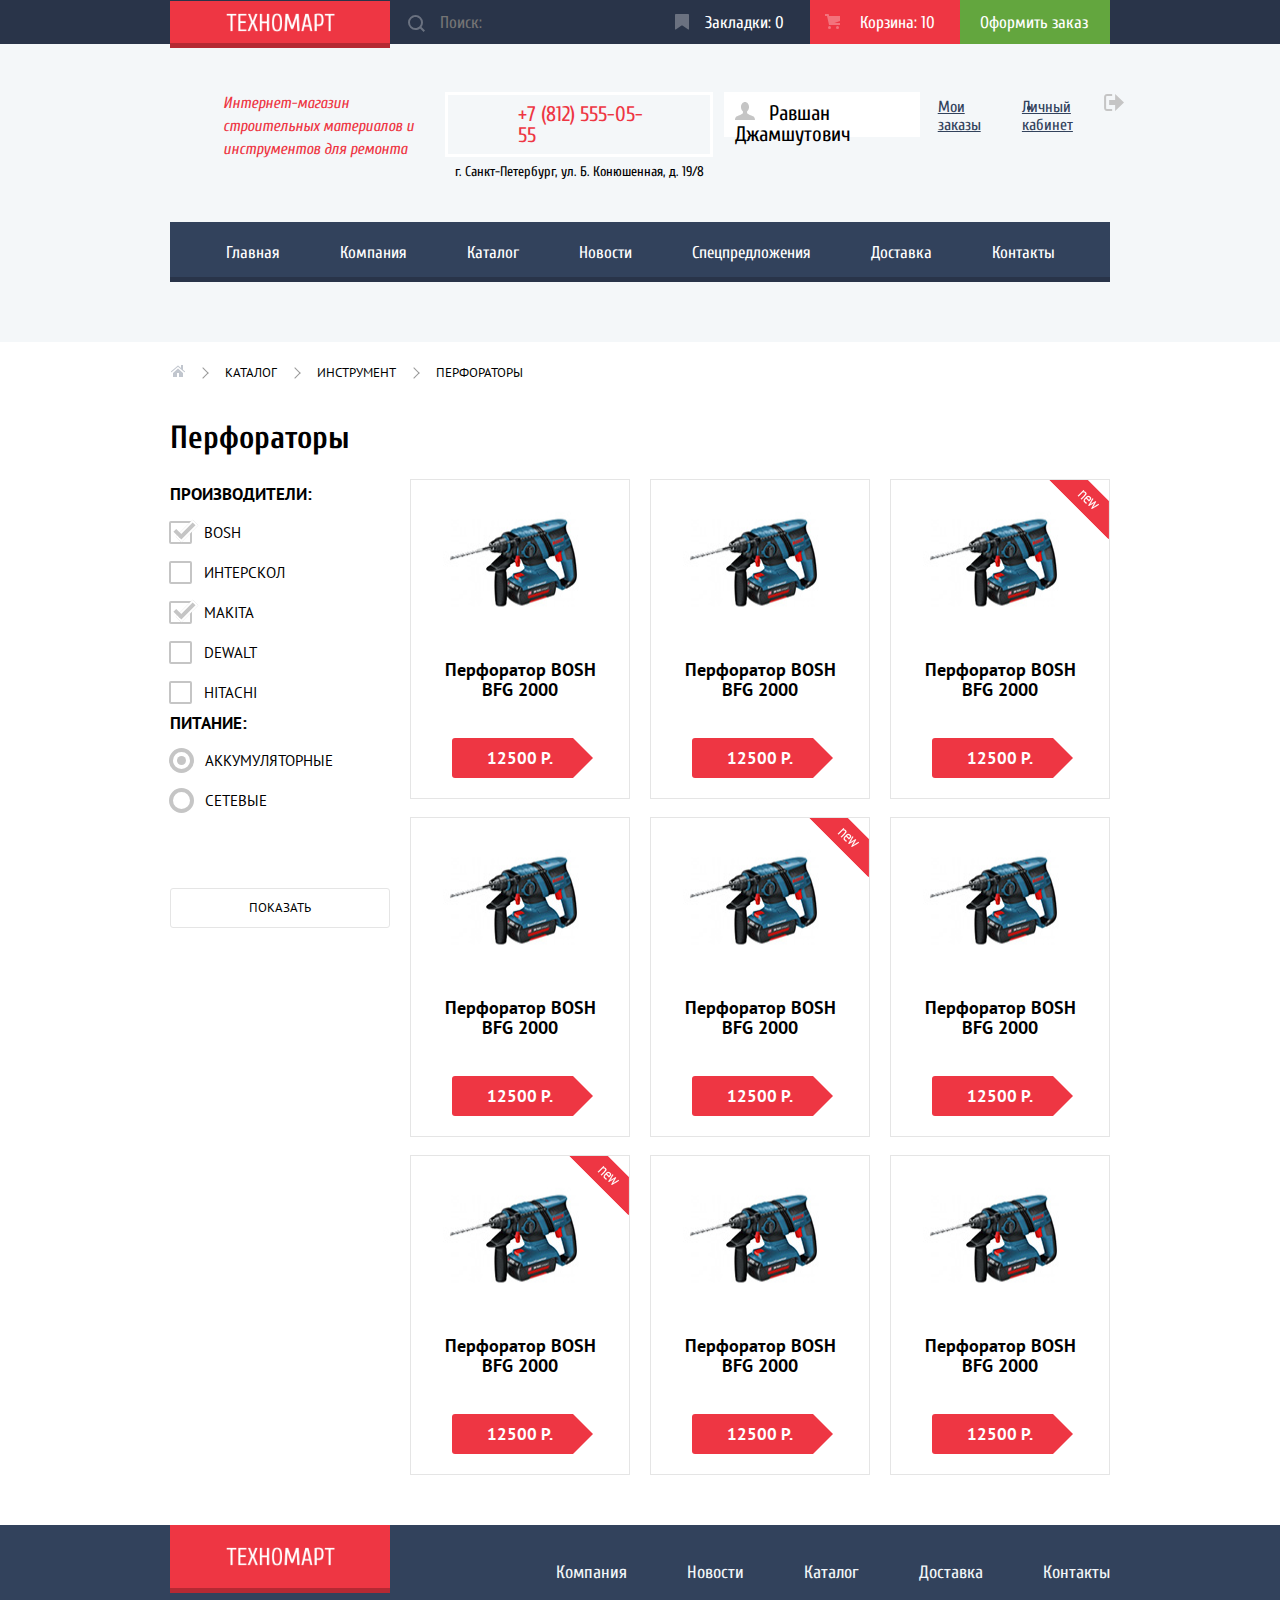
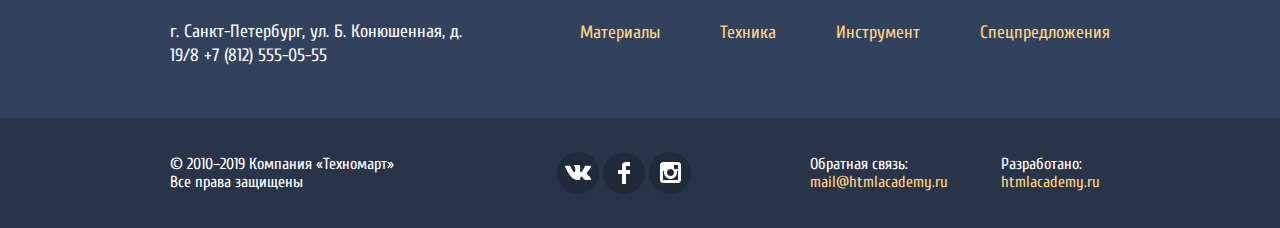
<file: inner.html>
<!DOCTYPE html>
<html lang="ru">

<head>
  <meta charset="utf-8" />
  <title>Техномарт: перфораторы</title>
  <link href="https://fonts.googleapis.com/css?family=PT+Sans:400,700&subset=cyrillic-ext,cyrillic" rel="stylesheet"
    type="text/css">
  <link href="https://fonts.googleapis.com/css?family=Cuprum:400,700&subset=cyrillic-ext,cyrillic" rel="stylesheet"
    type="text/css">
  <link rel="stylesheet" href="/css/normalize.css">
  <link rel="stylesheet" href="css/style.css">
</head>

<body class="inner">
  <header class="main-header">
    <div class="header-background">
      <div class="top-menu container">
        <a href="#" class="header-logo">
          <img src="img/logo.png" width="109" height="19" alt="Логотип интернет-магазина Техномарт" />
        </a>
        <!--форма поиска-->
        <form class="search" action="https://echo.htmlacademy.ru" method="get">
          <svg xmlns="http://www.w3.org/2000/svg" width="17" height="17" viewbox="0 0 17 17">
            <path fill="#ffffff"
              d="M17 15.586l-3.542-3.542A7.465 7.465 0 0 0 15 7.5 7.5 7.5 0 1 0 7.5 15c1.71 0 3.282-.579 4.544-1.542L15.586 17 17 15.586zM2 7.5C2 4.467 4.467 2 7.5 2 10.532 2 13 4.467 13 7.5c0 3.032-2.468 5.5-5.5 5.5A5.506 5.506 0 0 1 2 7.5z" />
          </svg>
          <label for="search" class="visually-hidden">Поиск:</label>
          <input id="search" type="text" placeholder="Поиск:">
          <button class="visually-hidden" type="submit">Найти</button>
        </form>
        <div class="top-menu-links">
          <a href="#" class="bookmarks">
            <svg xmlns="http://www.w3.org/2000/svg" width="14" height="16" viewbox="0 0 14 16">
              <path fill="#ffffff"
                d="M14 15c0 .55-.368.741-.818.426l-5.363-3.765c-.45-.315-1.187-.315-1.637 0L.818 15.426C.368 15.741 0 15.55 0 15V1c0-.55.45-1 1-1h12c.55 0 1 .45 1 1v14z" />
            </svg>
            Закладки: 0</a>
          <a href="#" class="shopping-cart not-empty">
            <svg xmlns="http://www.w3.org/2000/svg" width="15" height="15" viewbox="0 0 15 15">
              <circle fill="#ffffff" cx="4.5" cy="13.5" r="1.5" />
              <circle fill="#ffffff" cx="12.5" cy="13.5" r="1.5" />
              <path fill="#ffffff" d="M15 2H4.07l-.422-2H0v2h2.031l1.985 9H15V9H9.441L15 6.951z" />
            </svg>
            Корзина: 10</a>
          <a href="#" class="order">Оформить заказ</a>
        </div>
      </div>
    </div>
    <nav class="main-navigation container">
      <div class="header-info">
        <p class="headline">
          Интернет-магазин строительных материалов и инструментов для ремонта
        </p>
        <p class="header-contact">
          <span class="phone">+7 (812) 555-05-55</span>
          г. Санкт-Петербург, ул. Б. Конюшенная, д. 19/8
        </p>
        <div class="user-navigation">

          <span class="username"><svg xmlns="http://www.w3.org/2000/svg" width="20" height="18" viewBox="0 0 20 18">
              <path fill="#c5c5c5"
                d="M17.881 14.166c-2.144-.735-4.256-1.666-5.207-2.39-.657-.501-.77-1.618-.517-2.415 1.118-.903 1.864-2.477 1.864-4.278C14.021 2.276 12.221 0 10 0S5.979 2.276 5.979 5.083c0 1.801.746 3.374 1.863 4.277.253.798.141 1.915-.517 2.416-.95.724-3.063 1.654-5.207 2.39S0 18 0 18h20s.025-3.099-2.119-3.834z" />
              </svg>Равшан Джамшутович</span>
          <label class="logout">
            <button type="submit" class="logout-button visually-hidden">Выйти</button>
            <span class="icon-logout"><svg xmlns="http://www.w3.org/2000/svg" width="21" height="17"
                viewBox="0 0 21 17">
                <g fill="#c5c5c5">
                  <path d="M21 8.5L12.125 0v6h-6v5h6v6z" />
                  <path
                    d="M3.106 13.952V3.048c.018-.376.171-1.057 1.01-1.057h5.027V0H4.116C1.938 0 1.112 1.81 1.087 3.027v10.946C1.112 15.189 1.938 17 4.116 17h5.027v-1.99H4.116c-.839 0-.992-.683-1.01-1.058z" />
                </g>
              </svg>
            </span>
          </label>
          <div class="row-user-navigation">
            <a href="#">Мои заказы</a>
            <a href="#">Личный кабинет</a>
          </div>
        </div>
      </div>
      <ul class="site-navigation">
        <li class="site-navigation-current">
          <a href="index.thml">Главная</a>
        </li>
        <li><a href="about.html">Компания</a></li>
        <li><a href="catalog.html">Каталог</a></li>
        <li><a href="news.html">Новости</a></li>
        <li><a href="special.html">Спецпредложения</a></li>
        <li><a href="delivery.html">Доставка</a></li>
        <li><a href="contacts.html">Контакты</a></li>
      </ul>
    </nav>
  </header>
  <main class="container">
    <ul class="breadcrumbs">
      <li><a href="index.html"><svg xmlns="http://www.w3.org/2000/svg" width="15" height="12" viewBox="0 0 15 12">
            <g fill="#C1C6CE">
              <path d="M3 8v4h4V8h2v4h4V8L8 3.516z" />
              <path
                d="M14.831 6.365L13 4.751V0h-2v2.987L8.332.635c-.02-.017-.043-.023-.064-.037a.465.465 0 0 0-.08-.047.551.551 0 0 0-.095-.024C8.062.521 8.032.515 8 .515c-.031 0-.061.006-.092.012a.46.46 0 0 0-.095.025c-.028.011-.053.029-.08.046-.021.014-.045.02-.064.037l-6.498 5.73a.501.501 0 0 0 .33.875.497.497 0 0 0 .331-.125L8 1.677l6.169 5.438a.501.501 0 0 0 .662-.75z" />
            </g>
          </svg>
        </a></li>
      <li><a href="catalog.html">Каталог</a></li>
      <li><a href="instruments.html">Инструмент</a></li>
      <li><a>Перфораторы</a></li>
    </ul>
    <h1>Перфораторы</h1>
    <div class="main-content">
      <section class="filters">
        <h2 class="visually-hidden">Фильтр товаров</h2>
        <!--форма фильтра товаров-->
        <form action="https://echo.htmlacademy.com" method="get" class="form">
          <fieldset>
            <legend>Производители:</legend>
            <ul class="brands">
              <li><label><input type="checkbox" name="Bosh" class="visually-hidden" checked><span
                    class="checkbox-indicator"></span>Bosh</label></li>
              <li><label><input type="checkbox" name="Interscol" class="visually-hidden"><span
                    class="checkbox-indicator"></span>Интерскол</label></li>
              <li><label><input type="checkbox" name="Makita" class="visually-hidden" checked><span
                    class="checkbox-indicator"></span>Makita</label></li>
              <li><label><input type="checkbox" name="DeWalt" class="visually-hidden">DeWalt<span
                    class="checkbox-indicator"></span></label></li>
              <li><label><input type="checkbox" name="Hitachi" class="visually-hidden">Hitachi<span
                    class="checkbox-indicator"></span></label></li>
            </ul>
          </fieldset>
          <fieldset>
            <legend>Питание:</legend>
            <ul class="is-wired">
              <li><label><input type="radio" name="power" value="cordless" class="visually-hidden" checked><span
                    class="radio-indicator"></span>Аккумуляторные</label></li>
              <li><label><input type="radio" name="power" value="wire" class="visually-hidden"><span
                    class="radio-indicator"></span>Сетевые</label></li>
            </ul>
          </fieldset>
          <a href="#" class="filter-button">Показать</a>
        </form>
      </section>
      <section class="catalog">
        <h2 class="visually-hidden">Список перфораторов</h2>
        <ul class="catalog-list">
          <li class="catalog-item">
            <div class="actions">
              <a href="#" class="buy">Купить</a>
              <a href="#" class="bookmark">В закладки</a>
            </div>
            <a href="catalog-item.html">
              <img src="img/product-1.jpg" width="218" height="170" alt="Перфоратор BOSH BFG 2000" />
              <h3>
                Перфоратор BOSH BFG 2000
              </h3>
              <div class="catalog-item-oldprice hidden">22500 Р.</div>
              <div class="catalog-item-price">12500 Р.</div>
            </a>
          </li>
          <li class="catalog-item">
            <div class="actions">
              <a href="#" class="buy">Купить</a>
              <a href="#" class="bookmark">В закладки</a>
            </div>
            <a href="catalog-item.html">
              <img src="img/product-1.jpg" width="218" height="170" alt="Перфоратор BOSH BFG 2000" />
              <h3>
                Перфоратор BOSH BFG 2000
              </h3>
              <div class="catalog-item-oldprice hidden">22500 Р.</div>
              <div class="catalog-item-price">12500 Р.</div>
            </a>
          </li>
          <li class="catalog-item">
            <div class="flag flag-new">новинка</div>
            <div class="actions">
              <a href="#" class="buy">Купить</a>
              <a href="#" class="bookmark">В закладки</a>
            </div>
            <a href="catalog-item.html">
              <img src="img/product-1.jpg" width="218" height="170" alt="Перфоратор BOSH BFG 2000" />
              <h3>
                Перфоратор BOSH BFG 2000
              </h3>
              <div class="catalog-item-oldprice hidden">22500 Р.</div>
              <div class="catalog-item-price">12500 Р.</div>
            </a>
          </li>
          <li class="catalog-item">
            <div class="actions">
              <a href="#" class="buy">Купить</a>
              <a href="#" class="bookmark">В закладки</a>
            </div>
            <a href="catalog-item.html">
              <img src="img/product-1.jpg" width="218" height="170" alt="Перфоратор BOSH BFG 2000" />
              <h3>
                Перфоратор BOSH BFG 2000
              </h3>
              <div class="catalog-item-oldprice hidden">22500 Р.</div>
              <div class="catalog-item-price">12500 Р.</div>
            </a>
          </li>
          <li class="catalog-item">
            <div class="flag flag-new">новинка</div>
            <div class="actions">
              <a href="#" class="buy">Купить</a>
              <a href="#" class="bookmark">В закладки</a>
            </div>
            <a href="catalog-item.html">
              <img src="img/product-1.jpg" width="218" height="170" alt="Перфоратор BOSH BFG 2000" />
              <h3>
                Перфоратор BOSH BFG 2000
              </h3>
              <div class="catalog-item-oldprice hidden">22500 Р.</div>
              <div class="catalog-item-price">12500 Р.</div>
            </a>
          </li>
          <li class="catalog-item">
            <div class="actions">
              <a href="#" class="buy">Купить</a>
              <a href="#" class="bookmark">В закладки</a>
            </div>
            <a href="catalog-item.html">
              <img src="img/product-1.jpg" width="218" height="170" alt="Перфоратор BOSH BFG 2000" />
              <h3>
                Перфоратор BOSH BFG 2000
              </h3>
              <div class="catalog-item-oldprice hidden">22500 Р.</div>
              <div class="catalog-item-price">12500 Р.</div>
            </a>
          </li>
          <li class="catalog-item">
            <div class="flag flag-new">новинка</div>
            <div class="actions">
              <a href="#" class="buy">Купить</a>
              <a href="#" class="bookmark">В закладки</a>
            </div>
            <a href="catalog-item.html">
              <img src="img/product-1.jpg" width="218" height="170" alt="Перфоратор BOSH BFG 2000" />
              <h3>
                Перфоратор BOSH BFG 2000
              </h3>
              <div class="catalog-item-oldprice hidden">22500 Р.</div>
              <div class="catalog-item-price">12500 Р.</div>
            </a>
          </li>
          <li class="catalog-item">
            <div class="actions">
              <a href="#" class="buy">Купить</a>
              <a href="#" class="bookmark">В закладки</a>
            </div>
            <a href="catalog-item.html">
              <img src="img/product-1.jpg" width="218" height="170" alt="Перфоратор BOSH BFG 2000" />
              <h3>
                Перфоратор BOSH BFG 2000
              </h3>
              <div class="catalog-item-oldprice hidden">22500 Р.</div>
              <div class="catalog-item-price">12500 Р.</div>
            </a>
          </li>
          <li class="catalog-item">
            <div class="actions">
              <a href="#" class="buy">Купить</a>
              <a href="#" class="bookmark">В закладки</a>
            </div>
            <a href="catalog-item.html">
              <img src="img/product-1.jpg" width="218" height="170" alt="Перфоратор BOSH BFG 2000" />
              <h3>
                Перфоратор BOSH BFG 2000
              </h3>
              <div class="catalog-item-oldprice hidden">22500 Р.</div>
              <div class="catalog-item-price">12500 Р.</div>
            </a>
          </li>
        </ul>
      </section>
    </div>
  </main>
  <footer class="main-footer">
    <div class="footer-menu footer-nav-back container">
      <div class="footer-contacts">
        <a class="footer-logo" href="index.html">
          <img src="img/logo.png" width="109" height="19" alt="Логотип интернет-магазина Техномарт" />
        </a>
        <p class="contacts">
          г. Санкт-Петербург, ул. Б. Конюшенная, д. 19/8
          +7 (812) 555-05-55
        </p>
      </div>
      <div class="footer-navigation">
        <ul class="footer-navigation-top">
          <li><a href="#">Компания</a></li>
          <li><a href="#">Новости</a></li>
          <li><a href="#">Каталог</a></li>
          <li><a href="#">Доставка</a></li>
          <li><a href="#">Контакты</a></li>
        </ul>
        <ul class="footer-navigation-bottom">
          <li><a href="#">Материалы</a></li>
          <li><a href="#">Техника</a></li>
          <li><a href="#">Инструмент</a></li>
          <li><a href="#">Спецпредложения</a></li>
        </ul>
      </div>
    </div>
    <div class="footer-bottom footer-contacts-back ">
      <div class="container">
        <p class="copyright">
          &copy; 2010–2019 Компания «Техномарт»<br />
          Все права защищены
        </p>
        <ul class="footer-social">
          <li><a class="social-button" href="#"><svg xmlns="http://www.w3.org/2000/svg" width="26" height="15"
                viewbox="0 0 26 15">
                <path fill="#FFF"
                  d="M16.138 11.51c.956-.309 2.18 2.04 3.483 2.939.978.681 1.727.534 1.727.534l3.473-.05s1.815-.112.957-1.554c-.071-.12-.503-1.069-2.585-3.022-2.177-2.043-1.882-1.712.739-5.244 1.597-2.153 2.236-3.468 2.036-4.028-.192-.539-1.365-.399-1.365-.399L20.69.713c-.381.001-.704.119-.851.515-.003.004-.621 1.666-1.445 3.079-1.741 2.989-2.436 3.148-2.724 2.961-.661-.433-.494-1.737-.494-2.664 0-2.897.432-4.105-.846-4.417-.427-.104-.739-.172-1.828-.182-1.392-.021-2.574 0-3.244.329-.445.223-.786.712-.579.74.26.035.843.16 1.155.586.401.552.389 1.789.389 1.789s.229 3.411-.54 3.834c-.528.29-1.25-.302-2.803-3.016-.793-1.388-1.392-2.922-1.392-2.922s-.116-.285-.326-.441c-.25-.185-.6-.244-.6-.244L.848.684S.29.7.085.946c-.182.218-.015.668-.015.668s2.909 6.881 6.203 10.347c3.02 3.182 6.452 2.971 6.452 2.971h1.555s.469-.054.709-.312c.224-.24.214-.691.214-.691s-.031-2.109.935-2.419z" />
              </svg><span class="visually-hidden">Вконтакте</span></a></li>
          <li><a class="social-button" href="#"><svg xmlns="http://www.w3.org/2000/svg" width="12" height="22"
                viewbox="0 0 12 22">
                <path fill="#FFF" d="M12 4V0H8a4 4 0 0 0-4 4v4H0v4h4v10h4V12h4V8H8V4h4z" />
              </svg>
              <span class="visually-hidden">Фейсбук</span></a></li>
          <li><a class="social-button" href="#"><svg xmlns="http://www.w3.org/2000/svg" width="21" height="21"
                viewbox="0 0 21 21">
                <path fill="#FFF"
                  d="M18 0H3C1.35 0 0 1.35 0 3v15c0 1.65 1.35 3 3 3h15c1.65 0 3-1.35 3-3V3c0-1.65-1.35-3-3-3zm-7.5 7c1.93 0 3.5 1.57 3.5 3.5S12.43 14 10.5 14 7 12.43 7 10.5 8.57 7 10.5 7zM18 18H3V9h1.181A6.504 6.504 0 0 0 4 10.5a6.5 6.5 0 1 0 13 0 6.45 6.45 0 0 0-.181-1.5H18v9zm0-11h-4V3h4v4z" />
              </svg>
              <span class="visually-hidden">Инстаграм</span></a></li>
        </ul>
        <div class="feedback">
          <p class="mail">
            Обратная связь:
            <a href="mailto:mail@htmlacademy.ru">mail@htmlacademy.ru </a>
          </p>
          <p class="developed">
            Разработано:
            <a href="https://htmlacademy.ru/intensive/htmlcss">htmlacademy.ru</a>
          </p>
        </div>
      </div>
    </div>
  </footer>
  <section class="modal modal-back visually-hidden">
    <div class="modal-back-container">
      <h2>Товар добавлен в корзину!</h2>
    </div>

    <div class="modal-order-buttons">
      <div class="modal-back-container">
        <a href="#" class="button">Оформить заказ</a>
        <a href="#" class="white-button">Продолжить покупки</a>
      </div>
    </div>

    <button type="button" class="modal-close">Закрыть</button>
  </section>
</body>

</html>
</file>
<file: css/style-min.css>
body{margin:0;font-family:'Cuprum','Arial',sans-serif}a{text-decoration:none}.visually-hidden:not(:focus):not(:active),input[type='checkbox'].visually-hidden,input[type='radio'].visually-hidden{position:absolute;overflow:hidden;clip:rect(0 0 0 0);width:1px;height:1px;margin:-1px;padding:0;white-space:nowrap;border:0;-webkit-clip-path:inset(100%);clip-path:inset(100%)}.main-header{margin-bottom:59px;font-family:'Cuprum','Arial',sans-serif;background-color:#f4f7f9}.inner .main-header{margin-bottom:22px}.inner h2{display:block;margin:0;margin-bottom:20px;padding-top:30px;padding-bottom:28px;padding-left:28px;color:#32425c;text-transform:uppercase;background-color:#f2f6f8}.container{width:940px;margin:0 auto}.modal-feedback-container,.modal-back-container{width:460px;margin:0 auto}.modal-back h2{margin:0;padding-top:66px;padding-bottom:66px;padding-left:100px;background-color:#fff;font-size:30px;line-height:30px;font-weight:400;text-transform:none;color:#000;text-align:center}.modal-back h2::before{position:absolute;top:48px;left:80px;width:66px;height:66px;content:'';background-image:url(../img/modal-check.png)}.header-background{margin-bottom:48px;background-color:#293449}.top-menu{display:flex;margin-bottom:46px;font-size:17px;line-height:18px;color:#fff;background-color:#293449;justify-content:space-between;align-items:center}.top-menu a{color:#fff}.top-menu-links{display:flex;box-sizing:border-box;min-width:450px}.top-menu-links a{position:relative;box-sizing:border-box;width:150px;height:44px;padding-top:14px;padding-bottom:12px;padding-left:20px}.header-logo{display:block;min-width:220px;height:42px;line-height:42px;text-align:center;border:none;background-color:#ee3643;background-position:0 0;box-shadow:0 5px 0 #b52933}.header-logo img{vertical-align:middle}a.header-logo:hover,a.header-logo:focus{background-color:#ca2c37;box-shadow:0 5px 0 #9a212a}a.header-logo:active{background-color:#ba2732;box-shadow:0 5px 0 #8e1e26}.top-menu-links .bookmarks{padding-left:45px}.top-menu-links .shopping-cart{padding-left:50px}.bookmarks:hover,.shopping-cart:hover,.bookmarks:focus,.shopping-cart:focus{background-color:#212a3a}.search svg,.bookmarks svg,.shopping-cart svg{position:absolute;left:15px;padding:0;padding-right:14px;opacity:.3}.search svg{top:5px;left:15px;padding-left:12px}.search:hover svg,.bookmarks:hover svg,.shopping-cart:hover svg,.bookmarks:focus svg,.shopping-cart:focus svg{opacity:1}.bookmarks:active svg,.shopping-cart:active svg{opacity:.5}.search input{min-width:220px;height:44px;margin:0;padding:0;padding-left:50px;color:#fff;border:none;background-color:#293449}.search-input::-webkit-input-placeholder,.search-input:-ms-input-placeholder,.search-input::-ms-input-placeholder,.search-input::placeholder{color:#fff}.search-input:focus::-webkit-input-placeholder,.search-input:focus:-ms-input-placeholder,.search-input:focus::-ms-input-placeholder,.search-input:focus::placeholder{color:#293449}.search svg{position:absolute;top:15px;left:6px}.search input:focus{color:#000;outline:none;background-color:#fff}.search-input:focus~svg path{fill:#ee3643}.bookmarks:active,.shopping-cart:active{color:rgba(255,255,255,.6);background-color:#161d29}.shopping-cart.not-empty{background-color:#ee3643}.order{background-color:#63a63e}.order:hover,.order:focus{background-color:#5fbb2d}.order:active{color:rgba(255,255,255,.5);background-color:#518534}.header-info{display:flex;margin-bottom:38px;justify-content:space-between}.header-info .headline{display:block;max-width:196px;margin:0;margin-left:53px;font-family:'Cuprum','Arial',sans-serif;font-size:16px;font-weight:400;font-style:italic;line-height:23px;color:#ee3643;flex-shrink:0}.header-contact{display:flex;flex-direction:column;margin:0;margin-left:26px;font-size:14px;line-height:24px;justify-content:center;align-items:center;align-content:center}.phone{position:relative;box-sizing:border-box;min-width:268px;min-height:42px;margin-bottom:3px;padding:9px 50px 8px 70px;font-size:21px;line-height:21px;color:#ee3643;vertical-align:center;border:3px solid #fff}.phone svg{position:absolute;left:12px}.user-navigation{position:relative;display:flex;height:45px;margin-left:11px;justify-content:space-between}.user-navigation a{margin:0;margin-left:10px;padding:10px 25px 13px;border:none}.login-link,.registration-link{margin:0;font-size:21px;line-height:21px;color:#000;background-color:#fff}.user-navigation .login-link{position:relative;display:block;box-sizing:border-box;min-width:100px;padding:10px 25px 10px 48px}.login-link svg{position:absolute;top:13px;left:14px}.login-link:hover,.registration-link:hover,.login-link:focus,.registration-link:focus{color:#ee3643}.login-link:active,.registration-link:active{color:rgba(0,0,0,.3)}.login-link path{fill:#c5c5c5}.login-link:hover path,.login-link:focus path{fill:#32425c}.login-link:active path{fill:#c5c5c5}.username{padding:12px;padding-top:10px;padding-left:11px;font-size:21px;line-height:21px;color:#000;background-color:#fff}.username:active{color:#c5c5c5}.main-navigation{display:flex;flex-direction:column;margin-bottom:20px}.row-user-navigation{position:relative;display:flex;padding:0;justify-content:flex-start}.row-user-navigation a{padding:6px 12px 6px 8px;font-size:16px;line-height:18px;color:#32425c;text-decoration:underline}.row-user-navigation a::after{position:absolute;top:14px;left:107px;width:4px;height:4px;content:'';border-radius:50%;background-color:#32425c}.user-navigation a:hover,.user-navigation a:focus{color:#ee3643}.user-navigation a:active{color:rgba(50,66,92,.3)}.site-navigation{display:flex;min-height:60px;margin:0;margin-bottom:60px;padding:0;font-size:17px;line-height:17px;color:#fff;list-style:none;background-color:#32425c;box-shadow:inset 0 -5px 0 0 #293449;justify-content:center;align-items:center;flex-wrap:wrap}.site-navigation a{display:block;padding:20px 30px;color:#fff;-ms-grid-row-align:center;align-self:center}.site-navigation a:hover,.site-navigation a:focus{background-color:#293429}.site-navigation a:active{color:rgba(255,255,255,.5);background-color:#1d2739}main.container{display:flex;flex-direction:column}.main-content{display:flex;justify-content:space-between;flex-shrink:0}.promo{display:flex;flex-direction:column;font-family:'Cuprum','Arial',sans-serif;font-size:24px;font-weight:700;line-height:30px;color:#fff}.promo ul{margin:0;padding:0;list-style:none}.promo-top{display:flex;width:940px;justify-content:space-between}.promo-bottom{display:flex;justify-content:space-between}.promo-bottom-right{display:flex;flex-direction:column;height:266px;justify-content:space-between}.promo-bottom-right li,.promo-top li{position:relative;box-sizing:border-box;width:300px;height:123px;margin:0;padding:0;padding-top:23px;padding-left:23px;list-style:none;background-repeat:no-repeat}.promo-top li{margin-bottom:20px}.promo-button{position:absolute;bottom:22px;left:25px;display:block;width:135px;padding-top:10px;padding-bottom:8px;font-size:14px;font-weight:400;line-height:18px;color:inherit;text-align:center;text-transform:uppercase;border-radius:2px;background-color:rgba(0,0,0,.1)}.promo-button:hover,.promo-button:focus{background-color:rgba(0,0,0,.2)}.promo-button:active{background-color:rgba(0,0,0,.3)}.promo-slider{position:relative;overflow:hidden;width:620px;height:266px;margin:0;padding:0;background-color:#6d5e5e}.promo-slider-inner{height:200%;-webkit-transform:translateY(-2px);transform:translateY(-2px)}.slider-control input[type='radio']{display:none}.slider-controls label{position:absolute;z-index:30;bottom:35px;width:6px;height:6px;content:'';cursor:pointer;border:2px solid #fff;border-radius:50%;background-color:#fff}.slider-controls label[for='btn-1']{left:295px}.slider-controls label[for='btn-2']{right:295px}.slider-controls label[for='btn-1']::after,.slider-controls label[for='btn-2']::after{position:absolute;bottom:80px;width:25px;height:25px;content:'';border:3px solid #fff;border-top:none;border-right:none}.slider-controls label[for='btn-1']::after{right:245px;-webkit-transform:rotate(45deg);transform:rotate(45deg)}.slider-controls label[for='btn-2']::after{left:250px;-webkit-transform:rotate(-135deg);transform:rotate(-135deg)}#btn-1:checked~.slider-controls label[for='btn-1'],#btn-2:checked~.slider-controls label[for='btn-2']{background-color:#ee3643}#btn-1:checked~.promo-slider-inner{-webkit-transform:translateY(0px);transform:translateY(0px)}#btn-2:checked~.promo-slider-inner{-webkit-transform:translateY(-274px);transform:translateY(-274px)}.promo{margin-bottom:53px}.promo-slide{position:relative;margin:0;padding:0}.promo-slide img{margin:0;padding:0}.promo-slide h3{position:absolute;top:25px;left:25px;margin:0;padding:0;font-size:36px;font-weight:700px;line-height:36px;text-transform:uppercase}.promo-slide span{position:absolute;top:62px;left:25px;margin:0;padding:0;font-size:18px;font-weight:400;line-height:24px}.promo-slide .button{position:absolute;top:208px;left:25px;font-weight:400}.popular-goods-header a{position:absolute;display:block;padding-right:24px}.promo-materials{background-color:#ffbf47;background-image:url(../img/icon-1.svg);background-position-x:212px;background-position-y:32px}.promo-instrument{background-color:#3bbce3;background-image:url(../img/icon-2.svg);background-position-x:198px;background-position-y:34px}.promo-technic{background-color:#dc91d8;background-image:url(../img/icon-3.svg);background-position-x:190px;background-position-y:32px}.promo-discount{background-color:#8ed78f;background-image:url(../img/icon-4.svg);background-position-x:196px;background-position-y:28px}.promo-delivery{background-color:#ffc047;background-image:url(../img/icon-5.svg);background-position-x:190px;background-position-y:32px}.container h2{font-size:30px;font-weight:400;line-height:30px;text-transform:uppercase}.popular-goods h2,.popular-brands h2,.services h2{display:block;margin:0;margin-bottom:20px;padding-top:31px;padding-bottom:29px;padding-left:29px;font-weight:400;color:#32425c;background-color:#f9f5f0}.popular-goods .button,.popular-brands .button{position:absolute;right:24px;bottom:26px;min-width:253px;padding-top:11px;padding-bottom:9px;padding-left:25px}.popular-goods .catalog-list{margin:0}.popular-brands-list{display:flex;margin:0;margin-bottom:66px;padding:0;list-style:none;justify-content:space-between;flex-wrap:wrap}.popular-brands-list li{display:flex;margin-bottom:17px;border:1px solid #eaeaea;justify-content:center}.popular-brands-list li:hover{border-color:#fff;box-shadow:0 10px 25px 0 rgba(41,52,73,.5)}.popular-brands-list li:active{opacity:.5;border-color:#fff;box-shadow:0 4px 10px 0 #293449}.popular-brands-list a{display:flex;min-width:220px;min-height:145px;justify-content:center}.popular-brands-list img{display:block;-ms-grid-row-align:center;align-self:center}.services{padding-bottom:100px;background-color:#f4f7f9}.services h2{margin:0;padding:65px 0 25px;color:#000;background-color:#f4f7f9}.services h3{margin:0;margin-bottom:24px;padding:0;font-size:36px;font-weight:400;line-height:36px;color:#32425c;text-transform:uppercase}.tabcontent img{position:absolute;top:0;right:2px}.tabcontent p{max-width:379px}.services-top{max-width:400px}.tabs-container{position:relative;display:flex;margin-top:70px}.tab{position:relative;min-width:240px;min-height:185px;margin-right:68px;background-color:#32425c}.tablinks{background-color:#32425c}.tab:after{position:absolute;z-index:2;top:-46px;right:0;width:10px;height:280px;content:'';background-image:url(../img/shadow.png)}.tab button{display:block;width:100%;padding:16px 22px;font-size:21px;line-height:30px;color:#fff;cursor:pointer;text-align:left;border:none;outline:none;background-color:inherit;box-shadow:0 1px 0 0 #293449,inset 0 1px 0 0 #405069}.tab button:hover,.tab button:focus{color:#fff;background-color:#293449}.tab button.active{color:#32425c;background-color:#fff;box-shadow:0 1px 0 0 #fff,inset 0 1px 0 0 #fff}.tabcontent{width:70%;padding:0 12px}.transport-company li{position:relative;padding-bottom:20px;font-family:'Cuprum','Arial',sans-serif;font-size:18px;line-height:20px;list-style:none}.transport-company li::before{position:absolute;top:10px;left:-36px;width:25px;height:2px;color:#ee3643;content:'';background-color:#ee3643}.breadcrumbs{display:flex;margin:0;margin-bottom:17px;padding-left:0;font-family:'PT Sans','Arial',sans-serif;font-size:13px;line-height:18px;color:#000;list-style:none;text-transform:uppercase}.breadcrumbs li{position:relative;padding-left:40px}.breadcrumbs a::before{position:absolute;top:5px;left:14px;width:7px;height:7px;content:'';-webkit-transform:rotate(45deg);transform:rotate(45deg);border:1px solid #999;border-bottom:none;border-left:none}.breadcrumbs li:first-child{padding-left:0}.breadcrumbs li:first-child a::before{display:none}.breadcrumbs a{color:inherit}.button,.white-button{display:inline-block;vertical-align:baseline;box-sizing:border-box;min-width:195px;padding:10px 40px;font-size:14px;line-height:18px;color:#fff;text-align:center;text-transform:uppercase;border:none;border-radius:2px;background-color:#ee3643}.white-button{color:#000;background-color:#fff}.white-button:hover{color:#fff;background-color:#63a63e}.modal-back .button,.modal-back .white-button{box-sizing:border-box;width:220px}.modal-back .white-button{margin-left:20px}.button:hover,.button:focus{background-color:#ca2c37}.button:active{background-color:#ba2732}.form{margin-right:20px}.form .filter-header{margin:0;margin-bottom:11px;padding:11px 19px 10px;font-family:'PT Sans','Arial',sans-serif;font-size:13px;line-height:18px;border-radius:3px;background-color:#f7f3ec}.filters{min-width:240px}.filters fieldset{margin:0;padding:0;border:none}.filters legend{position:relative;font-family:'PT Sans','Arial',sans-serif;font-size:17px;font-weight:700;line-height:30px;text-transform:uppercase}.filters ul{font-family:'PT Sans','Arial',sans-serif;font-size:15px;line-height:20px;list-style:none;text-transform:uppercase}.range-filter{margin-bottom:26px}.filter-button{display:block;min-width:140px;padding:10px 20px;font-family:'PT Sans','Arial',sans-serif;font-size:13px;line-height:18px;color:#000;text-align:center;text-transform:uppercase;border:1px solid #e5e5e5;border-radius:3px;background-color:#fff}.filter-button:hover,.filter-button:focus{border-color:#bdc6ca}.filter-button:active{border-color:#ee3643}.range-controls{position:relative;height:40px;margin-top:14px;margin-bottom:10px;padding-top:39px;padding-right:20px;padding-left:20px;border-radius:5px;background-color:#f7f3ec}.range-controls .scale{height:2px;background-color:#d7dcde}.range-controls .bar{width:80%;height:2px;margin-left:2%;background-color:#00ca74}.range-controls .toggle{position:absolute;top:30px;left:0;width:4px;height:4px;padding:0;cursor:pointer;border:8px solid #fff;border-radius:50%;background-color:#ababab;box-shadow:0 2px 1px 0 #cfcfcf}.range-controls .toggle-min{left:20px}.range-controls .toggle-max{left:160px}.price-controls{display:flex;justify-content:space-between;align-items:center}.form .brand-item{margin-top:15px;margin-bottom:17px}.price-controls input{width:92px;padding:9px 0 10px 4px;font-family:'PT Sans','Arial',sans-serif;font-size:17px;line-height:18px;text-align:center;border:none;border-radius:5px;background-color:#f7f3ec}.catalog-list{display:flex;margin:0;margin-bottom:32px;padding:0;list-style:none;flex-wrap:wrap}.catalog-item{position:relative;display:inline-block;vertical-align:baseline;width:218px;margin-right:20px;margin-bottom:18px;font-family:'PT Sans','Arial',sans-serif;font-size:18px;font-weight:700;line-height:20px;border:1px solid #e5e5e5}.flag{position:absolute;z-index:20;top:0;right:0;overflow:hidden;width:60px;height:60px;text-indent:-1000px}.flag-new{background:url(../img/new-flag.png) no-repeat 0 0}.catalog-item:hover{box-shadow:0 10px 25px 0 rgba(41,52,73,.5)}.catalog-item a{color:inherit}.hidden{visibility:hidden}.catalog-item-oldprice{min-width:80px;margin:10px auto;font-size:17px;line-height:18px;color:#999;text-align:center;text-decoration:line-through}.catalog-item-price{position:relative;width:136px;margin:10px auto;margin-bottom:20px;padding:11px 0;font-size:17px;line-height:18px;color:#fff;text-align:center;border-radius:3px;background-color:#ee3643}.catalog-item-price::after{position:absolute;top:0;right:-25px;width:0;height:0;content:'';border:20px solid #fff;border-left-color:#ee3643}.pagination-list{display:flex;margin:0;margin-bottom:60px;padding:0;font-family:'PT Sans','Arial',sans-serif;font-size:13px;line-height:18px;list-style:none;text-transform:uppercase;justify-content:flex-start}.pagination-list a{display:block;box-sizing:border-box;min-width:38px;height:38px;margin-right:10px;padding:12px;padding-top:9px;padding-left:14px;color:inherit;text-align:center;border:1px solid #e5e5e5;border-radius:3px}.pagination-list a:hover,.pagination-list a:focus{border-color:#bdc6ca}.pagination-list a:active{border-color:#ee3643}.pagination-item-current a{color:#fff;border-color:#ee3643;background-color:#ee3643}.pagination-next a{padding:9px 31px}.main-footer{color:#fff;background-color:#32425c}.footer-menu{display:flex;justify-content:space-between;flex-wrap:no-wrap}.footer-logo{display:block;width:220px;height:63px;line-height:63px;text-align:center;background-color:#ee3643;background-position:0 0;box-shadow:0 5px 0 #b52933}.footer-logo img{vertical-align:middle}.footer-bottom{display:flex;margin-top:50px;padding:16px 0;background-color:#293449}a.footer-logo:hover,a.footer-logo:focus{background-color:#ca2c37;box-shadow:0 5px 0 #9a212a}a.footer-logo:active{background-color:#ba2732;box-shadow:0 5px 0 #8e1e26}.contacts{display:block;width:324px;margin:0;margin-top:32px;font-size:18px;line-height:24px;color:#f3f7f9}.footer-navigation-top,.footer-navigation-bottom{display:flex;margin:0;margin-top:20px;padding:0;list-style:none;flex-wrap:wrap;justify-content:flex-end}.footer-navigation-bottom a:hover,.footer-navigation-bottom a:focus{text-decoration:underline}.footer-navigation-bottom a:active{text-decoration:none;opacity:.5}.footer-navigation-top a:hover,.footer-navigation-top a:focus{text-decoration:underline}.footer-navigation-top a:active{text-decoration:none;opacity:.5}.footer-navigation-top a{color:#f1f5f7}.footer-navigation-bottom a{color:#ffd180}.footer-bottom .container{display:flex;justify-content:space-between;align-items:center}.footer-bottom p{font-size:16px;line-height:18px;color:#fff}.footer-social{display:flex;list-style:none;align-content:center;align-items:center;align-self:center}.footer-social a{margin:2px;color:#fff;border-radius:50%;background-color:#212a3a}.footer-social a:hover,.footer-social a:active,.footer-social a:focus{background-color:#ee3643}.mail a,.developed a{color:#ffd180}.developed{padding-left:48px}.mail a:hover,.developed a:hover,.mail a:focus,.developed a:focus{text-decoration:underline}.mail a:active,.developed a:active{color:#ee3643}form.search{position:relative;width:100%;margin:0;padding:0}.search input{font-size:17px;line-height:18px}.company-info{display:flex;margin-top:54px;margin-bottom:86px;justify-content:space-between}.about-company{width:520px}.main-contact{width:300px}.main p{margin:0;font-family:'PT Sans','Arial',sans-serif;font-size:13px;line-height:24px}.main-contact .button{box-sizing:border-box;width:100%;padding-top:12px}.main-contact .map{display:inline-block;vertical-align:middle;margin-top:30px;margin-bottom:36px}.delivery{display:block;width:386px;margin:0;margin-top:22px;padding:0}.transport-company{margin:0;margin-top:12px;margin-bottom:18px;padding:0;padding-top:10px;padding-left:36px}.footer-navigation li{padding-top:16px;padding-left:60px}.footer-navigation{width:650px;font-size:18px;line-height:24px}.social-button{display:flex;width:42px;height:42px;align-items:center;justify-content:center}.modal{position:absolute;top:90%;left:50%;-webkit-transform:translate(-50%,-50%);transform:translate(-50%,-50%)}.feedback{display:flex;width:300px}.modal-feedback,.modal-back{z-index:30;top:70%;min-width:620px;background-color:#fff}.modal-feedback-group label{display:block;margin-bottom:10px;font-size:18px;line-height:18px}.feedback-form,.modal-back{border-top:7px solid #ee3643;box-shadow:0 20px 40px 0 rgba(0,0,0,.75)}.message textarea{box-sizing:border-box;width:100%;min-height:114px;padding-top:10px;padding-left:16px;border:2px solid #dee3e4;border-radius:4px}.modal-feedback-group .name{padding-right:20px}.submit,.modal-order-buttons{margin-top:36px;padding:37px 0;background-color:#f4f4f4}.modal-order-buttons{margin:0}.button-submit{min-width:460px;min-height:38px;margin:0 80px;font-family:'Cuprum','Arial',sans-serif;font-size:14px;line-height:18px;color:#fff;text-transform:uppercase;border:none;border-radius:4px;background-color:#ee3643}.button-submit:hover,.button-submit:focus{background-color:#ca2c37}.button-submit:active{background-color:#ba2732}.row{display:flex;margin-top:46px;margin-bottom:20px;flex-wrap:wrap;justify-content:space-between;align-items:center}.modal-close{position:absolute;top:16px;right:9px;width:21px;height:21px;font-size:0;cursor:pointer;border:none;background-color:transparent;background-image:url(../img/form-close.png)}.modal-back .modal-close{top:10px}.modal-feedback{display:none}.modal-feedback-show{position:fixed;top:50%;display:block}.modal-feedback input,.modal-feedback textarea{font-family:'PT Sans','Arial',sans-serif;font-size:13px;line-height:18px;border:2px solid #dee3e4;border-radius:4px}.modal-feedback textarea{padding-top:7px;padding-left:12px}.feedback-form input{min-width:188px;padding:8px 14px;vertical-align:baseline}.modal-feedback input:hover,.modal-feedback textarea:hover{border-color:#b5b5b5}.modal-feedback input:focus,.modal-feedback textarea:focus{border-color:#ee3643;outline:none}.modal-back{display:none}.modal-back-show{position:fixed;top:50%;display:block}.modal-map{top:50%;display:none;width:940px;height:446px;box-shadow:0 0 14.7px 1.3px rgba(47,42,43,.5)}.modal-map iframe{border:none;background-image:url(../img/map-big.png)}.modal-map-show{position:fixed;display:block;background-color:#c5c5c5}.modal-map .modal-close{position:absolute;top:9px;right:9px;width:21px;height:21px;font-size:0;cursor:pointer;border:none;background-color:transparent;background-image:url(../img/form-close.png)}.catalog-item h3{min-height:40px;margin-top:8px;margin-bottom:10px;padding:0;padding-right:20px;padding-left:20px;font-size:18px;line-height:20px;text-align:center}.catalog-item .actions{position:absolute;z-index:10;top:0;left:0;width:218px;height:88px;padding:40px 0;background-color:rgba(255,255,255,.9)}.actions .buy,.actions .bookmark{position:relative;display:block;width:129px;margin:0 auto;margin-bottom:7px;padding:7px 0;font-family:'Cuprum','Arial',sans-serif;font-size:14px;font-weight:400;line-height:18px;color:#fff;text-align:center;text-transform:uppercase;border:3px solid #63a63e;border-bottom-color:#367315;border-radius:3px;background-color:#63a63e}.actions .buy::before{position:absolute;left:10px;width:15px;height:15px;content:'';opacity:.3;background-image:url(../img/cart-icon.png);background-repeat:no-repeat}.actions .buy:hover{border:3px solid #5fbb2d;border-bottom-color:#367315;background-color:#5fbb2d}.actions .buy:active{border:3px solid #518534;background-color:#518534}.actions .buy:hover::before{opacity:1}.actions .bookmark{color:#32425c;border-bottom-color:#63a63e;background-color:#fff}.actions .bookmark:hover{border:3px solid #32425c;background-color:#fff}.actions .bookmark:active{color:rgba(50,66,92,.3);border:3px solid rgba(50,66,92,.3)}.catalog-item .actions{display:none}.catalog-item:hover .actions{display:block}.main-page .catalog-item:nth-child(4n){margin-right:0}.inner .catalog-item:nth-child(3n){margin-right:0}.catalog-item img{width:218px;height:168px}.modal-back-container{display:flex;justify-content:space-between}.brands{margin:0;margin-top:10px;margin-bottom:-15px;padding:0;padding-top:4px;padding-left:34px}.brands label{position:relative;height:20px;padding-top:40px;cursor:pointer}.brands li{margin-bottom:20px}.brands input+.checkbox-indicator{position:absolute;top:38px;left:-35px;width:19px;height:19px;content:'';border:2px solid #c5c5c5;border-radius:2px;background-color:#fff}.brands input:hover+.checkbox-indicator{border-color:#b5b5b5}.brands input:focus+.checkbox-indicator{box-shadow:0 0 10px #4d90fe}.brands input:checked+.checkbox-indicator::before,.brands input:checked+.checkbox-indicator::after{position:absolute;content:'';-webkit-transform:rotate(-45deg);transform:rotate(-45deg);background-color:#c5c5c5}.brands input:checked+.checkbox-indicator::before{z-index:1;top:6px;left:5px;width:4px;height:9px}.brands input:checked+.checkbox-indicator::after{top:4px;left:4px;width:20px;height:4px;border:2px solid #fff}.brands input:hover+.checkbox-indicator::before,.brands input:hover+.checkbox-indicator::after{background-color:#b5b5b5}.brands input:disabled+.checkbox-indicator::before,.brands input:disabled+.checkbox-indicator::after{opacity:.3;background-color:#b5b5b5}.brands input:disabled+.checkbox-indicator{opacity:.3;border-color:#b5b5b5}.is-wired label{position:relative;top:-2px;left:-5px;display:block;padding-bottom:20px;cursor:pointer}.is-wired input+.radio-indicator{position:absolute;top:-3px;left:-36px;width:17px;height:17px;content:'';border:4px solid #c5c5c5;border-radius:50%;background-color:#fff}.is-wired input:hover+.radio-indicator{border-color:#b5b5b5}.is-wired input:focus+.radio-indicator{box-shadow:0 0 10px #4d90fe}.is-wired input:checked+.radio-indicator::before{position:absolute;z-index:1;top:4px;left:4px;width:9px;height:9px;content:'';border-radius:50%;background-color:#c5c5c5}.is-wired input:hover+.radio-indicator::before,.is-wired input:hover+.radio-indicator::after{background-color:#b5b5b5}.is-wired input:disabled+.radio-indicator::before,.is-wired input:disabled+.radio-indicator::after{opacity:.3;background-color:#b5b5b5}.is-wired input:disabled+.radio-indicator{opacity:.3;border-color:#b5b5b5}.is-wired{margin-bottom:55px}.username svg{padding-top:0;padding-right:14px}.username:hover path,.username:focus path{fill:#32425c}.username:active path{fill:#c5c5c5}.logout{position:absolute;top:2px;right:-14px}.logout:hover path,.logout:focus path{fill:#32425c}.logout:active path{fill:#c5c5c5}.user-navigation-inner{flex-direction:column;min-width:298px}.copyright{min-width:228px;margin:0}.sort{display:flex;margin:0;margin-bottom:20px;font-family:'PT Sans','Arial',sans-serif;font-size:13px;line-height:18px;color:#000;list-style:none;text-transform:uppercase;border-radius:3px;background-color:#f7f3ec;justify-content:space-between}.sort-by{display:flex;flex-direction:row;min-width:360px;margin:0;list-style:none;justify-content:space-between}.sort-indicator{display:flex;flex-direction:row;min-width:60px;margin:0;list-style:none;justify-content:space-around}.sort li{padding:10px 5px 10px 0}.sort span{padding-top:10px;padding-right:64px;padding-left:20px}.sort-by a{display:block;color:rgba(0,0,0,.18);border-bottom:1px dotted #ee3643}.sort-by a:hover,.sort-by a:focus{color:#000;border-bottom:1px solid #ee3643}.sort-by a:active{color:#ee3643;border:none}.sort-indicator{position:relative;max-width:10px;margin:0;padding:0;padding-right:10px}.sort-indicator a::before{position:absolute;top:15px;content:'';border:5px solid transparent;border-top:none;border-bottom:10px solid #c5c5c5}.sort-indicator .sequence-down::before{-webkit-transform:rotate(180deg);transform:rotate(180deg)}.sort-indicator a:hover::before,.sort-indicator a:focus::before{border-bottom-color:#000}.sort-indicator a:active::before{border-bottom-color:#ee3643}.popular-goods-header{position:relative}.popular-brands-header{position:relative}.popular-brands-header a{position:absolute;padding-right:24px}.about-perforators{width:100%;background-color:#f4f7f9}.about-perforators h2{margin:0;padding:0;padding-top:65px;padding-bottom:27px;color:#000}.about-perforators p{padding-bottom:67px}.filters hr{margin:0;margin-bottom:16px}.catalog{width:700px}
</file>
<file: css/style.css>
body {
  margin: 0;

  font-family: 'Cuprum', 'Arial', sans-serif;
}

a {
  text-decoration: none;
}

.visually-hidden:not(:focus):not(:active),
input[type='checkbox'].visually-hidden,
input[type='radio'].visually-hidden {
  position: absolute;

  overflow: hidden;
  clip: rect(0 0 0 0);

  width: 1px;
  height: 1px;
  margin: -1px;
  padding: 0;

  white-space: nowrap;

  border: 0;

  -webkit-clip-path: inset(100%);
  clip-path: inset(100%);
}

.main-header {
  margin-bottom: 59px;

  font-family: 'Cuprum', 'Arial', sans-serif;

  background-color: #f4f7f9;
}

.inner .main-header {
  margin-bottom: 22px;
}

.inner h2 {
  display: block;

  margin: 0;
  margin-bottom: 20px;
  padding-top: 30px;
  padding-bottom: 28px;
  padding-left: 28px;

  color: #32425c;

  text-transform: uppercase;

  background-color: #f2f6f8;
}

.container {
  width: 940px;
  margin: 0 auto;
}



.modal-feedback-container,
.modal-back-container {
  width: 460px;
  margin: 0 auto;
}

.modal-back h2 {
  margin: 0;
  padding-top: 66px;
  padding-bottom: 66px;
  padding-left: 100px;
  background-color: #ffffff;

  font-size: 30px;
  line-height: 30px;
  font-weight: 400;
  text-transform: none;
  color: #000000;

  text-align: center;
}

.modal-back h2::before {
  position: absolute;
  top: 48px;
  left: 80px;

  width: 66px;
  height: 66px;

  content: '';

  background-image: url('../img/modal-check.png');
}

.header-background {
  margin-bottom: 48px;

  background-color: #293449;
}

.top-menu {
  display: flex;

  margin-bottom: 46px;

  font-size: 17px;
  line-height: 18px;
  color: #fff;

  background-color: #293449;

  justify-content: space-between;
  align-items: center;
}

.top-menu a {
  color: #fff;
}

.top-menu-links {
  display: flex;

  box-sizing: border-box;
  min-width: 450px;
}

.top-menu-links a {
  position: relative;

  box-sizing: border-box;
  width: 150px;
  height: 44px;
  padding-top: 14px;
  padding-bottom: 12px;
  padding-left: 20px;
}

.header-logo {
  display: block;

  min-width: 220px;
  height: 42px;

  line-height: 42px;

  text-align: center;

  border: none;
  background-color: #ee3643;
  background-position: 0 0;
  box-shadow: 0 5px 0 #b52933;
}

.header-logo img {
  vertical-align: middle;
}

a.header-logo:hover,
a.header-logo:focus {
  background-color: #ca2c37;
  box-shadow: 0 5px 0 #9a212a;
}

a.header-logo:active {
  background-color: #ba2732;
  box-shadow: 0 5px 0 #8e1e26;
}


.top-menu-links .bookmarks {
  padding-left: 45px;
}

.top-menu-links .shopping-cart {
  padding-left: 50px;
}

.bookmarks:hover,
.shopping-cart:hover,
.bookmarks:focus,
.shopping-cart:focus {
  background-color: #212a3a;
}

.search svg,
.bookmarks svg,
.shopping-cart svg {
  position: absolute;
  left: 15px;

  padding: 0;
  padding-right: 14px;

  opacity: .3;
}

.search svg {
  top: 5px;
  left: 15px;

  padding-left: 12px;
}

.search:hover svg,
.bookmarks:hover svg,
.shopping-cart:hover svg,
.bookmarks:focus svg,
.shopping-cart:focus svg {
  opacity: 1;
}


.bookmarks:active svg,
.shopping-cart:active svg {
  opacity: .5;
}


/*Поиск*/

.search input {
  min-width: 220px;
  height: 44px;
  margin: 0;
  padding: 0;
  padding-left: 50px;

  color: #fff;

  border: none;
  background-color: #293449;
}

.search-input::-webkit-input-placeholder,
.search-input:-ms-input-placeholder,
.search-input::-ms-input-placeholder,
.search-input::placeholder {
  color: #fff;
}

.search-input:focus::-webkit-input-placeholder,
.search-input:focus:-ms-input-placeholder,
.search-input:focus::-ms-input-placeholder,
.search-input:focus::placeholder {
  color: #293449;
}

.search svg {
  position: absolute;
  top: 15px;
  left: 6px;
}

.search input:focus {
  color: #000;

  outline: none;
  background-color: #fff;
}

.search-input:focus~svg path {
  fill: #ee3643;
}




/*Закладки*/


.bookmarks:active,
.shopping-cart:active {
  color: rgba(255, 255, 255, .6);

  background-color: #161d29;
}

.shopping-cart.not-empty {
  background-color: #ee3643;
}



.order {
  background-color: #63a63e;
}

.order:hover,
.order:focus {
  background-color: #5fbb2d;
}

.order:active {
  color: rgba(255, 255, 255, .5);

  background-color: #518534;
}

.header-info {
  display: flex;

  margin-bottom: 38px;

  justify-content: space-between;
}

.header-info .headline {
  display: block;

  max-width: 196px;
  margin: 0;
  margin-left: 53px;

  font-family: 'Cuprum', 'Arial', sans-serif;
  font-size: 16px;
  font-weight: 400;
  font-style: italic;
  line-height: 23px;
  color: #ee3643;

  flex-shrink: 0;
}

.header-contact {
  display: flex;
  flex-direction: column;

  margin: 0;
  margin-left: 26px;

  font-size: 14px;
  line-height: 24px;

  justify-content: center;
  align-items: center;
  align-content: center;
}

.phone {
  position: relative;

  box-sizing: border-box;
  min-width: 268px;
  min-height: 42px;
  margin-bottom: 3px;
  padding: 9px 50px 8px 70px;

  font-size: 21px;
  line-height: 21px;
  color: #ee3643;

  vertical-align: center;

  border: 3px solid #fff;
}

.phone svg {
  position: absolute;
  left: 12px;
}

.user-navigation {
  position: relative;

  display: flex;

  height: 45px;
  margin-left: 11px;

  justify-content: space-between;
}

.user-navigation a {
  margin: 0;
  margin-left: 10px;
  padding: 10px 25px 13px 25px;

  border: none;
}

.login-link,
.registration-link {
  margin: 0;

  font-size: 21px;
  line-height: 21px;
  color: #000;

  background-color: #fff;
}

.user-navigation .login-link {
  position: relative;

  display: block;

  box-sizing: border-box;
  min-width: 100px;
  padding: 10px 25px 10px 48px;
}

.login-link svg {
  position: absolute;
  top: 13px;
  left: 14px;
}

.login-link:hover,
.registration-link:hover,
.login-link:focus,
.registration-link:focus {
  color: #ee3643;
}

.login-link:active,
.registration-link:active {
  color: rgba(0, 0, 0, .3);
}

.login-link path {
  fill: #c5c5c5;
}

.login-link:hover path,
.login-link:focus path {
  fill: #32425c;
}

.login-link:active path {
  fill: #c5c5c5;
}

.username {
  padding: 12px;
  padding-top: 10px;
  padding-left: 11px;

  font-size: 21px;
  line-height: 21px;
  color: #000;

  background-color: #fff;
}

.username:active {
  color: #c5c5c5;
}


.main-navigation {
  display: flex;
  flex-direction: column;

  margin-bottom: 20px;
}

.row-user-navigation {
  position: relative;

  display: flex;

  padding: 0;

  justify-content: flex-start;
}

.row-user-navigation a {
  padding: 6px 12px 6px 8px;

  font-size: 16px;
  line-height: 18px;
  color: #32425c;

  text-decoration: underline;
}

.row-user-navigation a::after {
  position: absolute;
  top: 14px;
  left: 107px;

  width: 4px;
  height: 4px;

  content: '';

  border-radius: 50%;
  background-color: #32425c;
}




.user-navigation a:hover,
.user-navigation a:focus {
  color: #ee3643;
}

.user-navigation a:active {
  color: rgba(50, 66, 92, .3);
}

.site-navigation {
  display: flex;

  min-height: 60px;
  margin: 0;
  margin-bottom: 60px;
  padding: 0;

  font-size: 17px;
  line-height: 17px;
  color: #fff;

  list-style: none;

  background-color: #32425c;
  box-shadow: inset 0 -5px 0 0 #293449;

  justify-content: center;
  align-items: center;
  flex-wrap: wrap;
}


.site-navigation a {
  display: block;

  padding: 20px 30px;

  color: #fff;

  -ms-grid-row-align: center;
  align-self: center;
}

.site-navigation a:hover,
.site-navigation a:focus {
  background-color: #293429;
}

.site-navigation a:active {
  color: rgba(255, 255, 255, .5);

  background-color: #1d2739;
}

main.container {
  display: flex;
  flex-direction: column;
}

.main-content {
  display: flex;

  justify-content: space-between;
  flex-shrink: 0;
}



/* Промо со слайдером */

.promo {
  display: flex;
  flex-direction: column;

  font-family: 'Cuprum', 'Arial', sans-serif;
  font-size: 24px;
  font-weight: 700;
  line-height: 30px;
  color: #fff;
}

.promo ul {
  margin: 0;
  padding: 0;

  list-style: none;
}

.promo-top {
  display: flex;

  width: 940px;

  justify-content: space-between;
}

.promo-bottom {
  display: flex;

  justify-content: space-between;
}

.promo-bottom-right {
  display: flex;
  flex-direction: column;

  height: 266px;

  justify-content: space-between;
}

.promo-bottom-right li,
.promo-top li {
  position: relative;

  box-sizing: border-box;
  width: 300px;
  height: 123px;
  margin: 0;
  padding: 0;
  padding-top: 23px;
  padding-left: 23px;

  list-style: none;

  background-repeat: no-repeat;
}

.promo-top li {
  margin-bottom: 20px;
}

.promo-button {
  position: absolute;
  bottom: 22px;
  left: 25px;

  display: block;

  width: 135px;
  padding-top: 10px;
  padding-bottom: 8px;

  font-size: 14px;
  font-weight: 400;
  line-height: 18px;
  color: inherit;

  text-align: center;
  text-transform: uppercase;

  border-radius: 2px;
  background-color: rgba(0, 0, 0, .1);
}

.promo-button:hover,
.promo-button:focus {
  background-color: rgba(0, 0, 0, .2);
}

.promo-button:active {
  background-color: rgba(0, 0, 0, .3);
}

.promo-slider {
  position: relative;

  overflow: hidden;

  width: 620px;
  height: 266px;
  margin: 0;
  padding: 0;

  background-color: #6d5e5e;
}

.promo-slider-inner {
  height: 200%;

  -webkit-transform: translateY(-2px);
  transform: translateY(-2px);
}

.slider-control input[type='radio'] {
  display: none;
}

.slider-controls label {
  position: absolute;
  z-index: 30;
  bottom: 35px;

  width: 6px;
  height: 6px;

  content: '';
  cursor: pointer;

  border: 2px solid #fff;
  border-radius: 50%;
  background-color: #fff;
}

.slider-controls label[for='btn-1'] {
  left: 295px;
}

.slider-controls label[for='btn-2'] {
  right: 295px;
}

.slider-controls label[for='btn-1']::after,
.slider-controls label[for='btn-2']::after {
  position: absolute;
  bottom: 80px;

  width: 25px;
  height: 25px;

  content: '';

  border: 3px solid #fff;
  border-top: none;
  border-right: none;
}

.slider-controls label[for='btn-1']::after {
  right: 245px;

  -webkit-transform: rotate(45deg);
  transform: rotate(45deg);
}

.slider-controls label[for='btn-2']::after {
  left: 250px;

  -webkit-transform: rotate(-135deg);
  transform: rotate(-135deg);
}

#btn-1:checked~.slider-controls label[for='btn-1'],
#btn-2:checked~.slider-controls label[for='btn-2'] {
  background-color: #ee3643;
}

#btn-1:checked~.promo-slider-inner {
  -webkit-transform: translateY(0px);
  transform: translateY(0px);
}

#btn-2:checked~.promo-slider-inner {
  -webkit-transform: translateY(-274px);
  transform: translateY(-274px);
}

.promo {
  margin-bottom: 53px;
}

.promo-slide {
  position: relative;

  margin: 0;
  padding: 0;
}

.promo-slide img {
  margin: 0;
  padding: 0;
}

.promo-slide h3 {
  position: absolute;
  top: 25px;
  left: 25px;

  margin: 0;
  padding: 0;

  font-size: 36px;
  font-weight: 700px;
  line-height: 36px;

  text-transform: uppercase;
}

.promo-slide span {
  position: absolute;
  top: 62px;
  left: 25px;

  margin: 0;
  padding: 0;

  font-size: 18px;
  font-weight: 400;
  line-height: 24px;
}

.promo-slide .button {
  position: absolute;
  top: 208px;
  left: 25px;

  font-weight: 400;
}

.popular-goods-header a {
  position: absolute;

  display: block;

  padding-right: 24px;
}

.promo-materials {
  background-color: #ffbf47;
  background-image: url(../img/icon-1.svg);
  background-position-x: 212px;
  background-position-y: 32px;
}

.promo-instrument {
  background-color: #3bbce3;
  background-image: url(../img/icon-2.svg);
  background-position-x: 198px;
  background-position-y: 34px;
}

.promo-technic {
  background-color: #dc91d8;
  background-image: url(../img/icon-3.svg);
  background-position-x: 190px;
  background-position-y: 32px;
}


.promo-discount {
  background-color: #8ed78f;
  background-image: url(../img/icon-4.svg);
  background-position-x: 196px;
  background-position-y: 28px;
}

.promo-delivery {
  background-color: #ffc047;
  background-image: url(../img/icon-5.svg);
  background-position-x: 190px;
  background-position-y: 32px;
}

.container h2 {
  font-size: 30px;
  font-weight: 400;
  line-height: 30px;

  text-transform: uppercase;
}

/* Популярные товары */

.popular-goods h2,
.popular-brands h2,
.services h2 {
  display: block;

  margin: 0;
  margin-bottom: 20px;
  padding-top: 31px;
  padding-bottom: 29px;
  padding-left: 29px;

  font-weight: 400;
  color: #32425c;

  background-color: #f9f5f0;
}


.popular-goods .button,
.popular-brands .button {
  position: absolute;
  right: 24px;
  bottom: 26px;

  min-width: 253px;
  padding-top: 11px;
  padding-bottom: 9px;
  padding-left: 25px;
}

.popular-goods .catalog-list {
  margin: 0;
}


/* Популярные бренды */

.popular-brands-list {
  display: flex;

  margin: 0;
  margin-bottom: 66px;
  padding: 0;

  list-style: none;

  justify-content: space-between;
  flex-wrap: wrap;
}

.popular-brands-list li {
  display: flex;

  margin-bottom: 17px;

  border: 1px solid #eaeaea;

  justify-content: center;
}

.popular-brands-list li:hover {
  border-color: #fff;
  box-shadow: 0 10px 25px 0 rgba(41, 52, 73, .5);
}

.popular-brands-list li:active {
  opacity: .5;
  border-color: #fff;
  box-shadow: 0 4px 10px 0 rgb(41, 52, 73);
}

.popular-brands-list a {
  display: flex;

  min-width: 220px;
  min-height: 145px;

  justify-content: center;
}

.popular-brands-list img {
  display: block;

  -ms-grid-row-align: center;
  align-self: center;
}

/* Сервисы */

.services {
  padding-bottom: 100px;

  background-color: #f4f7f9;
}

.services h2 {
  margin: 0;
  padding: 65px 0 25px 0;

  color: #000;

  background-color: #f4f7f9;
}

.services h3 {
  margin: 0;
  margin-bottom: 24px;
  padding: 0;

  font-size: 36px;
  font-weight: 400;
  line-height: 36px;
  color: #32425c;

  text-transform: uppercase;
}

.tabcontent img {
  position: absolute;
  top: 0;
  right: 2px;
}

.tabcontent p {
  max-width: 379px;
}

.services-top {
  max-width: 400px;
}

.tabs-container {
  position: relative;

  display: flex;

  margin-top: 70px;
}


.tab {
  position: relative;

  min-width: 240px;
  min-height: 185px;
  margin-right: 68px;

  background-color: #32425c;
}

.tablinks {
  background-color: #32425c;
}


.tab:after {
  position: absolute;
  z-index: 2;
  top: -46px;
  right: 0;

  width: 10px;
  height: 280px;

  content: '';

  background-image: url(../img/shadow.png);
}

.tab button {
  display: block;

  width: 100%;
  padding: 16px 22px;

  font-size: 21px;
  line-height: 30px;
  color: #fff;

  cursor: pointer;
  text-align: left;

  border: none;
  outline: none;
  background-color: inherit;
  box-shadow: 0 1px 0 0 #293449,
    inset 0 1px 0 0 #405069;
}

.tab button:hover,
.tab button:focus {
  color: #fff;

  background-color: #293449;
}

.tab button.active {
  color: #32425c;

  background-color: #fff;
  box-shadow: 0 1px 0 0 #fff,
    inset 0 1px 0 0 #fff;
}


.tabcontent {
  width: 70%;
  padding: 0 12px;
}


.transport-company li {
  position: relative;

  padding-bottom: 20px;

  font-family: 'Cuprum', 'Arial', sans-serif;
  font-size: 18px;
  line-height: 20px;

  list-style: none;
}

.transport-company li::before {
  position: absolute;
  top: 10px;
  left: -36px;

  width: 25px;
  height: 2px;

  color: #ee3643;

  content: '';

  background-color: #ee3643;
}

/* Хлебные крошки */

.breadcrumbs {
  display: flex;

  margin: 0;
  margin-bottom: 17px;
  padding-left: 0;

  font-family: 'PT Sans', 'Arial', sans-serif;
  font-size: 13px;
  line-height: 18px;
  color: #000;

  list-style: none;

  text-transform: uppercase;
}

.breadcrumbs li {
  position: relative;

  padding-left: 40px;
}

.breadcrumbs a::before {
  position: absolute;
  top: 5px;
  left: 14px;

  width: 7px;
  height: 7px;

  content: '';
  -webkit-transform: rotate(45deg);
  transform: rotate(45deg);

  border: 1px solid #999;
  border-bottom: none;
  border-left: none;
}


.breadcrumbs li:first-child {
  padding-left: 0;
}

.breadcrumbs li:first-child a::before {
  display: none;
}

.breadcrumbs a {
  color: inherit;
}

.button,
.white-button {
  display: inline-block;
  vertical-align: baseline;

  box-sizing: border-box;
  min-width: 195px;
  padding: 10px 40px;

  font-size: 14px;
  line-height: 18px;
  color: #fff;

  text-align: center;
  text-transform: uppercase;

  border: none;
  border-radius: 2px;
  background-color: #ee3643;
}

.white-button {
  color: #000;

  background-color: #fff;
}

.white-button:hover {
  color: #fff;

  background-color: #63a63e;
}

.modal-back .button,
.modal-back .white-button {
  box-sizing: border-box;
  width: 220px;
}

.modal-back .white-button {
  margin-left: 20px;
}


.button:hover,
.button:focus {
  background-color: #ca2c37;
}

.button:active {
  background-color: #ba2732;
}

/* Фильтр товаров */

.form {
  margin-right: 20px;
}

.form .filter-header {
  margin: 0;
  margin-bottom: 11px;
  padding: 11px 19px 10px 19px;

  font-family: 'PT Sans', 'Arial', sans-serif;
  font-size: 13px;
  line-height: 18px;

  border-radius: 3px;
  background-color: #f7f3ec;
}

.filters {
  min-width: 240px;
}

.filters fieldset {
  margin: 0;
  padding: 0;

  border: none;
}

.filters legend {
  position: relative;

  font-family: 'PT Sans', 'Arial', sans-serif;
  font-size: 17px;
  font-weight: 700;
  line-height: 30px;

  text-transform: uppercase;
}

.filters ul {
  font-family: 'PT Sans', 'Arial', sans-serif;
  font-size: 15px;
  line-height: 20px;

  list-style: none;

  text-transform: uppercase;
}

.range-filter {
  margin-bottom: 26px;
}

.filter-button {
  display: block;

  min-width: 140px;
  padding: 10px 20px;

  font-family: 'PT Sans', 'Arial', sans-serif;
  font-size: 13px;
  line-height: 18px;
  color: #000;

  text-align: center;
  text-transform: uppercase;

  border: 1px solid #e5e5e5;
  border-radius: 3px;
  background-color: #fff;
}

.filter-button:hover,
.filter-button:focus {
  border-color: #bdc6ca;
}

.filter-button:active {
  border-color: #ee3643;
}

.range-controls {
  position: relative;

  height: 40px;
  margin-top: 14px;
  margin-bottom: 10px;
  padding-top: 39px;
  padding-right: 20px;
  padding-left: 20px;

  border-radius: 5px;
  background-color: #f7f3ec;
}

.range-controls .scale {
  height: 2px;

  background-color: #d7dcde;
}

.range-controls .bar {
  width: 80%;
  height: 2px;
  margin-left: 2%;

  background-color: #00ca74;
}

.range-controls .toggle {
  position: absolute;
  top: 30px;
  left: 0;

  width: 4px;
  height: 4px;
  padding: 0;

  cursor: pointer;

  border: 8px solid #fff;
  border-radius: 50%;
  background-color: #ababab;
  box-shadow: 0 2px 1px 0 #cfcfcf;
}

.range-controls .toggle-min {
  left: 20px;
}

.range-controls .toggle-max {
  left: 160px;
}

.price-controls {
  display: flex;

  justify-content: space-between;
  align-items: center;
}

.form .brand-item {
  margin-top: 15px;
  margin-bottom: 17px;
}


.price-controls input {
  width: 92px;
  padding: 9px 0 10px 4px;

  font-family: 'PT Sans', 'Arial', sans-serif;
  font-size: 17px;
  line-height: 18px;

  text-align: center;

  border: none;
  border-radius: 5px;
  background-color: #f7f3ec;
}

/* Каталог товаров */

.catalog-list {
  display: flex;

  margin: 0;
  margin-bottom: 32px;
  padding: 0;

  list-style: none;

  flex-wrap: wrap;
}

.catalog-item {
  position: relative;

  display: inline-block;
  vertical-align: baseline;

  width: 218px;
  margin-right: 20px;
  margin-bottom: 18px;

  font-family: 'PT Sans', 'Arial', sans-serif;
  font-size: 18px;
  font-weight: 700;
  line-height: 20px;

  border: 1px solid #e5e5e5;
}

.flag {
  position: absolute;
  z-index: 20;
  top: 0;
  right: 0;

  overflow: hidden;

  width: 60px;
  height: 60px;

  text-indent: -1000px;
}

.flag-new {
  background: url('../img/new-flag.png') no-repeat 0 0;
}

.catalog-item:hover {
  box-shadow: 0 10px 25px 0 rgba(41, 52, 73, .5);
}

.catalog-item a {
  color: inherit;
}

.hidden {
  visibility: hidden;
}

.catalog-item-oldprice {
  min-width: 80px;
  margin: 10px auto;

  font-size: 17px;
  line-height: 18px;
  color: #999;

  text-align: center;
  text-decoration: line-through;
}

.catalog-item-price {
  position: relative;

  width: 136px;
  margin: 10px auto;
  margin-bottom: 20px;
  padding: 11px 0;

  font-size: 17px;
  line-height: 18px;
  color: #fff;

  text-align: center;

  border-radius: 3px;
  background-color: #ee3643;
}

.catalog-item-price::after {
  position: absolute;
  top: 0;
  right: -25px;

  width: 0;
  height: 0;

  content: '';

  border: 20px solid #fff;
  border-left-color: #ee3643;
}

/* Пагинация */

.pagination-list {
  display: flex;

  margin: 0;
  margin-bottom: 60px;
  padding: 0;

  font-family: 'PT Sans', 'Arial', sans-serif;
  font-size: 13px;
  line-height: 18px;

  list-style: none;

  text-transform: uppercase;

  justify-content: flex-start;
}



.pagination-list a {
  display: block;

  box-sizing: border-box;
  min-width: 38px;
  height: 38px;
  margin-right: 10px;
  padding: 12px;
  padding-top: 9px;
  padding-left: 14px;

  color: inherit;

  text-align: center;

  border: 1px solid #e5e5e5;
  border-radius: 3px;
}

.pagination-list a:hover,
.pagination-list a:focus {
  border-color: #bdc6ca;
}

.pagination-list a:active {
  border-color: #ee3643;
}

.pagination-item-current a {
  color: #fff;

  border-color: #ee3643;
  background-color: #ee3643;
}

.pagination-next a {
  padding: 9px 31px;
}

/* Подвал */

.main-footer {
  color: #fff;

  background-color: #32425c;
}

.footer-menu {
  display: flex;

  justify-content: space-between;
  flex-wrap: no-wrap;
}

.footer-logo {
  display: block;

  width: 220px;
  height: 63px;

  line-height: 63px;

  text-align: center;

  background-color: #ee3643;
  background-position: 0 0;
  box-shadow: 0 5px 0 #b52933;
}

.footer-logo img {
  vertical-align: middle;
}

.footer-bottom {
  display: flex;

  margin-top: 50px;
  padding: 16px 0;

  background-color: #293449;
}

a.footer-logo:hover,
a.footer-logo:focus {
  background-color: #ca2c37;
  box-shadow: 0 5px 0 #9a212a;
}

a.footer-logo:active {
  background-color: #ba2732;
  box-shadow: 0 5px 0 #8e1e26;
}

.contacts {
  display: block;

  width: 324px;
  margin: 0;
  margin-top: 32px;

  font-size: 18px;
  line-height: 24px;
  color: #f3f7f9;
}



.footer-navigation-top,
.footer-navigation-bottom {
  display: flex;

  margin: 0;
  margin-top: 20px;
  padding: 0;

  list-style: none;

  flex-wrap: wrap;
  justify-content: flex-end;
}

.footer-navigation-bottom a:hover,
.footer-navigation-bottom a:focus {
  text-decoration: underline;
}

.footer-navigation-bottom a:active {
  text-decoration: none;

  opacity: .5;
}

.footer-navigation-top a:hover,
.footer-navigation-top a:focus {
  text-decoration: underline;
}

.footer-navigation-top a:active {
  text-decoration: none;

  opacity: .5;
}


.footer-navigation-top a {
  color: #f1f5f7;
}



.footer-navigation-bottom a {
  color: #ffd180;
}

.footer-bottom .container {
  display: flex;

  justify-content: space-between;
  align-items: center;
}

.footer-bottom p {
  font-size: 16px;
  line-height: 18px;
  color: #fff;
}

.footer-social {
  display: flex;

  list-style: none;

  align-content: center;
  align-items: center;
  align-self: center;
}

.footer-social a {
  margin: 2px;

  color: #fff;

  border-radius: 50%;
  background-color: #212a3a;
}

.footer-social a:hover,
.footer-social a:active,
.footer-social a:focus {
  background-color: #ee3643;
}



.mail a,
.developed a {
  color: #ffd180;
}

.developed {
  padding-left: 48px;
}

.mail a:hover,
.developed a:hover,
.mail a:focus,
.developed a:focus {
  text-decoration: underline;
}

.mail a:active,
.developed a:active {
  color: #ee3643;
}


form.search {
  position: relative;

  width: 100%;
  margin: 0;
  padding: 0;
}


.search input {
  font-size: 17px;
  line-height: 18px;
}

.company-info {
  display: flex;

  margin-top: 54px;
  margin-bottom: 86px;

  justify-content: space-between;
}

.about-company {
  width: 520px;
}

.main-contact {
  width: 300px;
}

.main p {
  margin: 0;

  font-family: 'PT Sans', 'Arial', sans-serif;
  font-size: 13px;
  line-height: 24px;
}

.main-contact .button {
  box-sizing: border-box;
  width: 100%;
  padding-top: 12px;
}

.main-contact .map {
  display: inline-block;
  vertical-align: middle;

  margin-top: 30px;
  margin-bottom: 36px;
}

.delivery {
  display: block;

  width: 386px;
  margin: 0;
  margin-top: 22px;
  padding: 0;
}

.transport-company {
  margin: 0;
  margin-top: 12px;
  margin-bottom: 18px;
  padding: 0;
  padding-top: 10px;
  padding-left: 36px;
}

.footer-navigation li {
  padding-top: 16px;
  padding-left: 60px;
}

.footer-navigation {
  width: 650px;

  font-size: 18px;
  line-height: 24px;
}

.social-button {
  display: flex;

  width: 42px;
  height: 42px;

  align-items: center;
  justify-content: center;
}

/*Модальные окна*/
.modal {
  position: absolute;
  top: 90%;
  left: 50%;

  -webkit-transform: translate(-50%, -50%);
  transform: translate(-50%, -50%);
}

/*Форма обратной связи*/

.feedback {
  display: flex;

  width: 300px;
}

.modal-feedback,
.modal-back {
  z-index: 30;
  top: 70%;

  min-width: 620px;

  background-color: #fff;
}


.modal-feedback-group label {
  display: block;

  margin-bottom: 10px;

  font-size: 18px;
  line-height: 18px;
}


.feedback-form,
.modal-back {
  border-top: 7px solid #ee3643;
  box-shadow: 0 20px 40px 0 rgba(0, 0, 0, .75);
}

.message textarea {
  box-sizing: border-box;
  width: 100%;
  min-height: 114px;
  padding-top: 10px;
  padding-left: 16px;

  border: 2px solid #dee3e4;
  border-radius: 4px;
}

.modal-feedback-group .name {
  padding-right: 20px;
}

.submit,
.modal-order-buttons {
  margin-top: 36px;
  padding: 37px 0;

  background-color: #f4f4f4;
}

.modal-order-buttons {
  margin: 0;
}

.button-submit {
  min-width: 460px;
  min-height: 38px;
  margin: 0 80px;

  font-family: 'Cuprum', 'Arial', sans-serif;
  font-size: 14px;
  line-height: 18px;
  color: #fff;

  text-transform: uppercase;

  border: none;
  border-radius: 4px;
  background-color: #ee3643;
}

.button-submit:hover,
.button-submit:focus {
  background-color: #ca2c37;
}

.button-submit:active {
  background-color: #ba2732;
}

.row {
  display: flex;

  margin-top: 46px;
  margin-bottom: 20px;

  flex-wrap: wrap;
  justify-content: space-between;
  align-items: center;
}

.modal-close {
  position: absolute;
  top: 16px;
  right: 9px;

  width: 21px;
  height: 21px;

  font-size: 0;

  cursor: pointer;

  border: none;
  background-color: transparent;
  background-image: url('../img/form-close.png');
}

.modal-back .modal-close {
  top: 10px;
}

.modal-feedback {
  display: none;
}

.modal-feedback-show {
  position: fixed;
  top: 50%;

  display: block;
}


.modal-feedback input,
.modal-feedback textarea {
  font-family: 'PT Sans', 'Arial', sans-serif;
  font-size: 13px;
  line-height: 18px;

  border: 2px solid #dee3e4;
  border-radius: 4px;
}

.modal-feedback textarea {
  padding-top: 7px;
  padding-left: 12px;
}

.feedback-form input {
  min-width: 188px;
  padding: 8px 14px;

  vertical-align: baseline;
}

.modal-feedback input:hover,
.modal-feedback textarea:hover {
  border-color: #b5b5b5;
}


.modal-feedback input:focus,
.modal-feedback textarea:focus {
  border-color: #ee3643;
  outline: none;
}

/* "Товар добавлен в корзину" - модальное окно */


.modal-back {
  display: none;
}


.modal-back-show {
  position: fixed;
  top: 50%;

  display: block;
}

/* Карта - модальное окно */


.modal-map {
  top: 50%;

  display: none;

  width: 940px;
  height: 446px;

  box-shadow: 0 0 14.7px 1.3px rgba(47, 42, 43, .5);
}

.modal-map iframe {
  border: none;
  background-image: url(../img/map-big.png);
}

.modal-map-show {
  position: fixed;

  display: block;

  background-color: #c5c5c5;
}

.modal-map .modal-close {
  position: absolute;
  top: 9px;
  right: 9px;

  width: 21px;
  height: 21px;

  font-size: 0;

  cursor: pointer;

  border: none;
  background-color: transparent;
  background-image: url('../img/form-close.png');
}


.catalog-item h3 {
  min-height: 40px;
  margin-top: 8px;
  margin-bottom: 10px;
  padding: 0;
  padding-right: 20px;
  padding-left: 20px;

  font-size: 18px;
  line-height: 20px;

  text-align: center;
}

.catalog-item .actions {
  position: absolute;
  z-index: 10;
  top: 0;
  left: 0;

  width: 218px;
  height: 88px;
  padding: 40px 0;

  background-color: rgba(255, 255, 255, .9);
}

.actions .buy,
.actions .bookmark {
  position: relative;

  display: block;

  width: 129px;
  margin: 0 auto;
  margin-bottom: 7px;
  padding: 7px 0;

  font-family: 'Cuprum', 'Arial', sans-serif;
  font-size: 14px;
  font-weight: normal;
  line-height: 18px;
  color: #fff;

  text-align: center;
  text-transform: uppercase;

  border: 3px solid #63a63e;
  border-bottom-color: #367315;
  border-radius: 3px;
  background-color: #63a63e;
}

.actions .buy::before {
  position: absolute;
  left: 10px;

  width: 15px;
  height: 15px;

  content: '';

  opacity: .3;
  background-image: url('../img/cart-icon.png');
  background-repeat: no-repeat;
}

.actions .buy:hover {
  border: 3px solid #5fbb2d;
  border-bottom-color: #367315;
  background-color: #5fbb2d;
}

.actions .buy:active {
  border: 3px solid #518534;
  background-color: #518534;
}

.actions .buy:hover::before {
  opacity: 1;
}

.actions .bookmark {
  color: #32425c;

  border-bottom-color: #63a63e;
  background-color: #fff;
}

.actions .bookmark:hover {
  border: 3px solid #32425c;
  background-color: #fff;
}

.actions .bookmark:active {
  color: rgba(50, 66, 92, .3);

  border: 3px solid rgba(50, 66, 92, .3);
}

.catalog-item .actions {
  display: none;
}

.catalog-item:hover .actions {
  display: block;
}


.main-page .catalog-item:nth-child(4n) {
  margin-right: 0;
}

.inner .catalog-item:nth-child(3n) {
  margin-right: 0;
}


.catalog-item img {
  width: 218px;
  height: 168px;
}


.modal-back-container {
  display: flex;

  justify-content: space-between;
}





/*Чекбоксы*/

.brands {
  margin: 0;
  margin-top: 10px;
  margin-bottom: -15px;
  padding: 0;
  padding-top: 4px;
  padding-left: 34px;
}

.brands label {
  position: relative;

  height: 20px;
  padding-top: 40px;

  cursor: pointer;
}

.brands li {
  margin-bottom: 20px;
}

.brands input+.checkbox-indicator {
  position: absolute;
  top: 38px;
  left: -35px;

  width: 19px;
  height: 19px;

  content: '';

  border: 2px solid #c5c5c5;
  border-radius: 2px;
  background-color: #fff;
}

.brands input:hover+.checkbox-indicator {
  border-color: #b5b5b5;
}

.brands input:focus+.checkbox-indicator {
  box-shadow: 0 0 10px #4d90fe;
}

.brands input:checked+.checkbox-indicator::before,
.brands input:checked+.checkbox-indicator::after {
  position: absolute;

  content: '';
  -webkit-transform: rotate(-45deg);
  transform: rotate(-45deg);

  background-color: #c5c5c5;
}


.brands input:checked+.checkbox-indicator::before {
  z-index: 1;
  top: 6px;
  left: 5px;

  width: 4px;
  height: 9px;
}

.brands input:checked+.checkbox-indicator::after {
  top: 4px;
  left: 4px;

  width: 20px;
  height: 4px;

  border: 2px solid #fff;
}

.brands input:hover+.checkbox-indicator::before,
.brands input:hover+.checkbox-indicator::after {
  background-color: #b5b5b5;
}

.brands input:disabled+.checkbox-indicator::before,
.brands input:disabled+.checkbox-indicator::after {
  opacity: .3;
  background-color: #b5b5b5;
}

.brands input:disabled+.checkbox-indicator {
  opacity: .3;
  border-color: #b5b5b5;
}




/*Радиокнопки*/

.is-wired label {
  position: relative;
  top: -2px;
  left: -5px;

  display: block;

  padding-bottom: 20px;

  cursor: pointer;
}





.is-wired input+.radio-indicator {
  position: absolute;
  top: -3px;
  left: -36px;

  width: 17px;
  height: 17px;

  content: '';

  border: 4px solid #c5c5c5;
  border-radius: 50%;
  background-color: #fff;
}

.is-wired input:hover+.radio-indicator {
  border-color: #b5b5b5;
}

.is-wired input:focus+.radio-indicator {
  box-shadow: 0 0 10px #4d90fe;
}



.is-wired input:checked+.radio-indicator::before {
  position: absolute;
  z-index: 1;
  top: 4px;
  left: 4px;

  width: 9px;
  height: 9px;

  content: '';

  border-radius: 50%;
  background-color: #c5c5c5;
}


.is-wired input:hover+.radio-indicator::before,
.is-wired input:hover+.radio-indicator::after {
  background-color: #b5b5b5;
}

.is-wired input:disabled+.radio-indicator::before,
.is-wired input:disabled+.radio-indicator::after {
  opacity: .3;
  background-color: #b5b5b5;
}

.is-wired input:disabled+.radio-indicator {
  opacity: .3;
  border-color: #b5b5b5;
}


.is-wired {
  margin-bottom: 55px;
}




.username svg {
  padding-top: 0;
  padding-right: 14px;
}


.username:hover path,
.username:focus path {
  fill: #32425c;
}


.username:active path {
  fill: #c5c5c5;
}

.logout {
  position: absolute;
  top: 2px;
  right: -14px;
}

.logout:hover path,
.logout:focus path {
  fill: #32425c;
}

.logout:active path {
  fill: #c5c5c5;
}

.user-navigation-inner {
  flex-direction: column;

  min-width: 298px;
}

.copyright {
  min-width: 228px;
  margin: 0;
}

.sort {
  display: flex;

  margin: 0;
  margin-bottom: 20px;

  font-family: 'PT Sans', 'Arial', sans-serif;
  font-size: 13px;
  line-height: 18px;
  color: #000;

  list-style: none;

  text-transform: uppercase;

  border-radius: 3px;
  background-color: #f7f3ec;

  justify-content: space-between;
}

.sort-by {
  display: flex;
  flex-direction: row;

  min-width: 360px;
  margin: 0;

  list-style: none;

  justify-content: space-between;
}

.sort-indicator {
  display: flex;
  flex-direction: row;

  min-width: 60px;
  margin: 0;

  list-style: none;

  justify-content: space-around;
}



.sort li {
  padding-top: 10px;
  padding-right: 5px;
  padding-bottom: 10px;
  padding-left: 0;
}

.sort span {
  padding-top: 10px;
  padding-right: 64px;
  padding-left: 20px;
}

.sort-by a {
  display: block;

  color: rgba(0, 0, 0, .18);

  border-bottom: 1px dotted #ee3643;
}

.sort-by a:hover,
.sort-by a:focus {
  color: #000;

  border-bottom: 1px solid #ee3643;
}

.sort-by a:active {
  color: #ee3643;

  border: none;
}

.sort-indicator {
  position: relative;

  max-width: 10px;
  margin: 0;
  padding: 0;
  padding-right: 10px;
}

.sort-indicator a::before {
  position: absolute;
  top: 15px;

  content: '';

  border: 5px solid transparent;
  border-top: none;
  border-bottom: 10px solid #c5c5c5;
}

.sort-indicator .sequence-down::before {
  -webkit-transform: rotate(180deg);
  transform: rotate(180deg);
}

.sort-indicator a:hover::before,
.sort-indicator a:focus::before {
  border-bottom-color: #000;
}

.sort-indicator a:active::before {
  border-bottom-color: #ee3643;
}

.popular-goods-header {
  position: relative;
}

.popular-brands-header {
  position: relative;
}

.popular-brands-header a {
  position: absolute;

  padding-right: 24px;
}

.about-perforators {
  width: 100%;

  background-color: #f4f7f9;
}

.about-perforators h2 {
  margin: 0;
  padding: 0;
  padding-top: 65px;
  padding-bottom: 27px;

  color: #000000;
}

.about-perforators p {
  padding-bottom: 67px;
}

.filters hr {
  margin: 0;
  margin-bottom: 16px;
}



.catalog {
  width: 700px;
}
</file>
